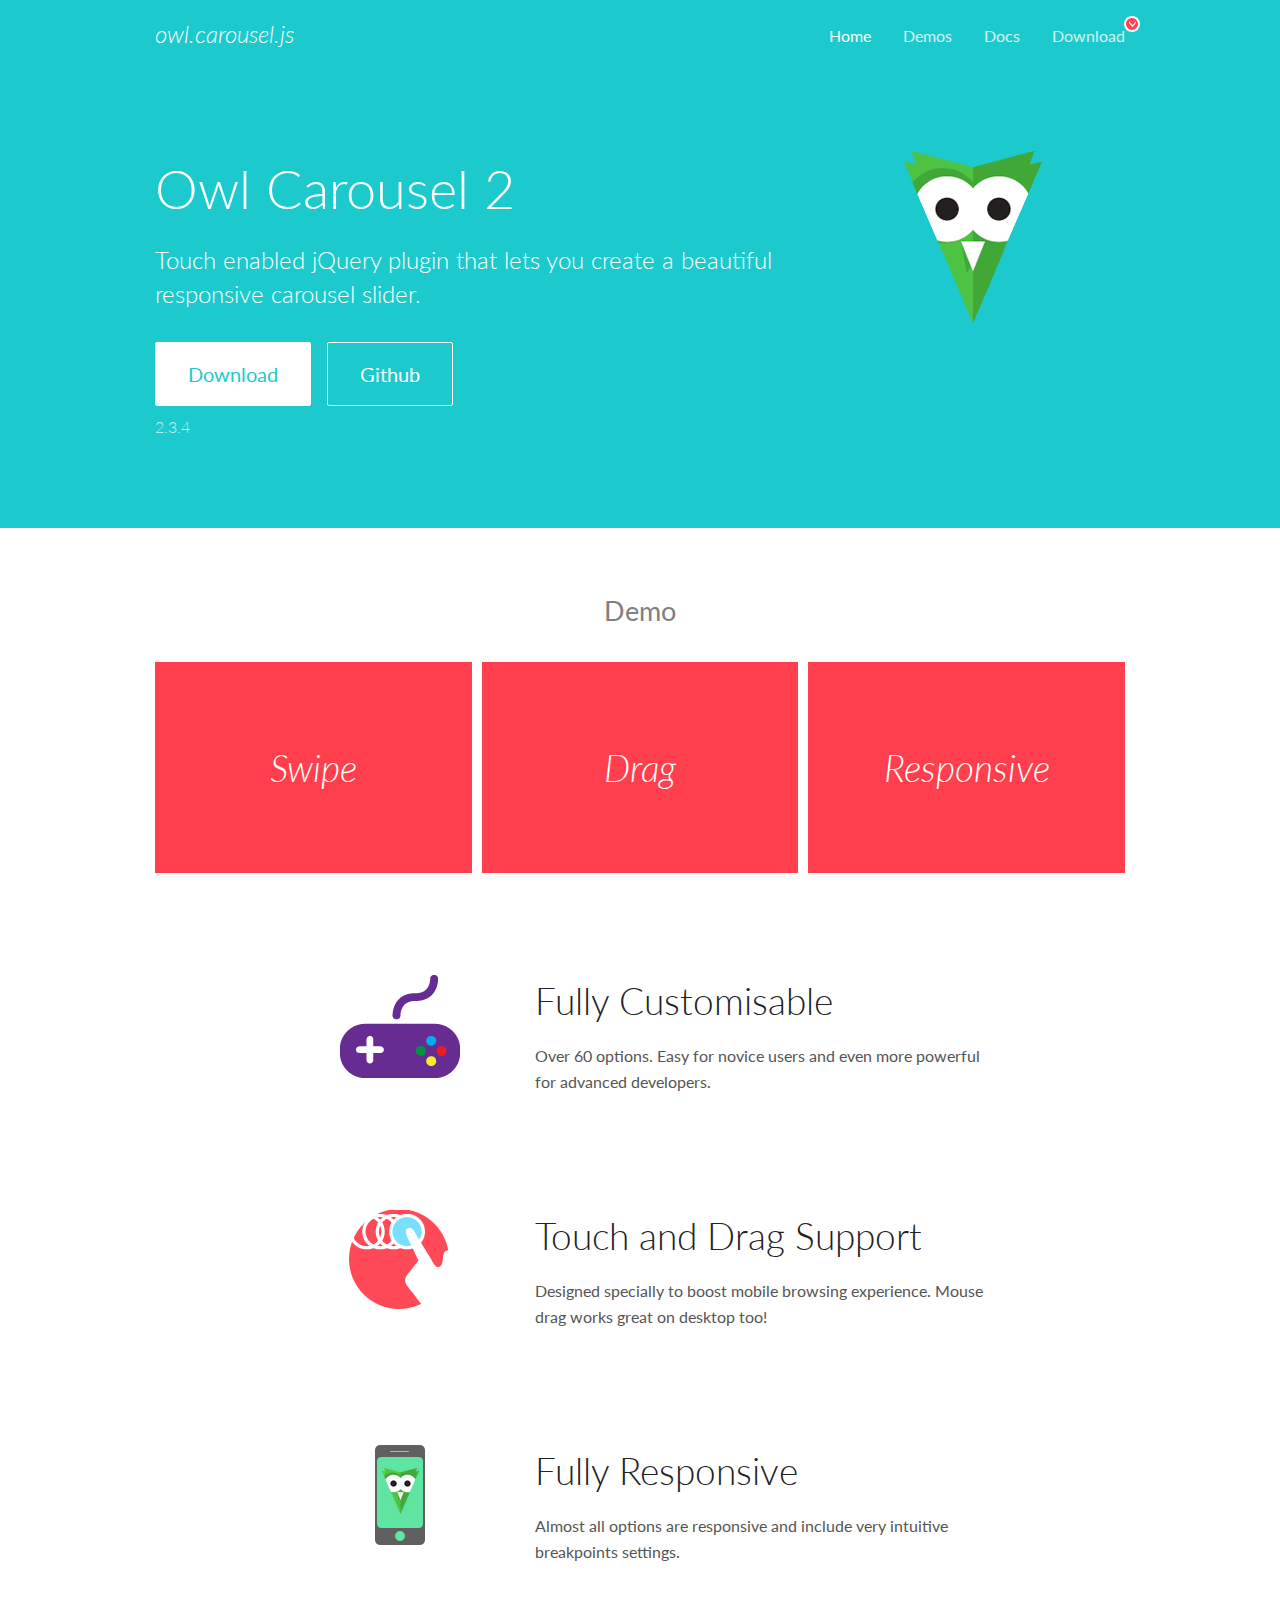
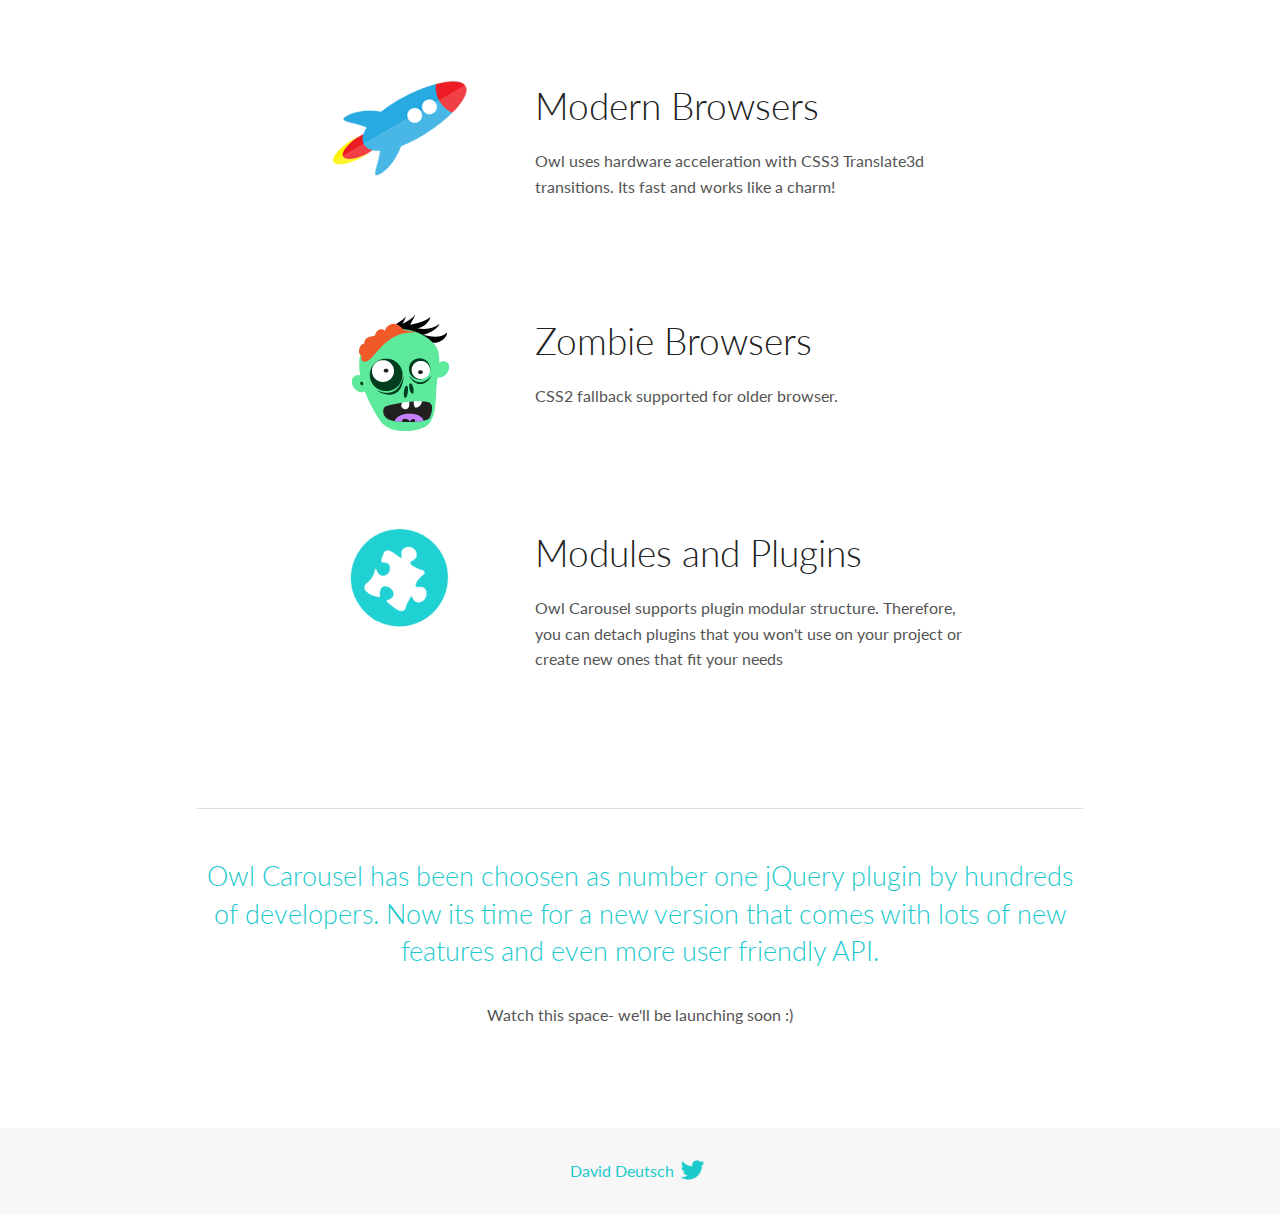
<file: Owl-carousel/docs/index.html>
<!DOCTYPE html>
<html lang="en">
  <head>

    <!-- head -->
    <meta charset="utf-8">
    <meta name="msapplication-tap-highlight" content="no" />
    <meta name="viewport" content="width=device-width, initial-scale=1.0" />
    <meta name="description" content="Touch enabled jQuery plugin that lets you create beautiful responsive carousel slider.">
    <meta name="author" content="David Deutsch">
    <title>
      Home | Owl Carousel | 2.3.4
    </title>

    <!-- Stylesheets -->
    <link href='https://fonts.googleapis.com/css?family=Lato:300,400,700,400italic,300italic' rel='stylesheet' type='text/css'>
    <link rel="stylesheet" href="assets/css/docs.theme.min.css">

    <!-- Owl Stylesheets -->
    <link rel="stylesheet" href="assets/owlcarousel/assets/owl.carousel.min.css">
    <link rel="stylesheet" href="assets/owlcarousel/assets/owl.theme.default.min.css">

    <!-- HTML5 shim and Respond.js IE8 support of HTML5 elements and media queries -->

    <!--[if lt IE 9]>
      <script src="https://oss.maxcdn.com/libs/html5shiv/3.7.0/html5shiv.js"></script>
      <script src="https://oss.maxcdn.com/libs/respond.js/1.3.0/respond.min.js"></script>
    <![endif]-->

    <!-- Favicons -->
    <link rel="apple-touch-icon-precomposed" sizes="144x144" href="assets/ico/apple-touch-icon-144-precomposed.png">
    <link rel="shortcut icon" href="assets/ico/favicon.png">
    <link rel="shortcut icon" href="favicon.ico">

    <!-- Yeah i know js should not be in header. Its required for demos.-->

    <!-- javascript -->
    <script src="assets/vendors/jquery.min.js"></script>
    <script src="assets/owlcarousel/owl.carousel.js"></script>
  </head>
  <body>

    <!-- header -->
    <header class="header">
      <div class="row">
        <div class="large-12 columns">
          <div class="brand left">
            <h3>
              <a href="/OwlCarousel2/">owl.carousel.js</a> 
            </h3>
          </div>
          <a id="toggle-nav" class="right">
            <span></span> <span></span> <span></span> 
          </a> 
          <div class="nav-bar">
            <ul class="clearfix">
              <li class="active">
                <a href="/OwlCarousel2/index.html">Home</a> 
              </li>
              <li> <a href="/OwlCarousel2/demos/demos.html">Demos</a>  </li>
              <li> <a href="/OwlCarousel2/docs/started-welcome.html">Docs</a>  </li>
              <li>
                <a href="https://github.com/OwlCarousel2/OwlCarousel2/archive/2.3.4.zip">Download</a> 
                <span class="download"></span> 
              </li>
            </ul>
          </div>
        </div>
      </div>
    </header>

    <!-- home panel -->
    <section id="hero">
      <div class="row">
        <div class="large-8 medium-8 columns">
          <h1>Owl Carousel 2</h1>
          <h4>Touch enabled jQuery plugin that lets you create a beautiful responsive carousel slider.</h4>
          <a href="https://github.com/OwlCarousel2/OwlCarousel2/archive/2.3.4.zip" class="hero-button">Download</a> 
          <a href="https://github.com/OwlCarousel2/OwlCarousel2" class="hero-button outline">Github</a> 
          <p>2.3.4</p>
        </div>
        <div class="large-4 medium-4 columns">
          <img class="owl-logo" src="assets/img/owl-logo.png" alt="mr. Owl">
        </div>
      </div>
    </section>

    <!-- body -->
    <div class="home-demo">
      <div class="row">
        <div class="large-12 columns">
          <h3>Demo</h3>
          <div class="owl-carousel">
            <div class="item">
              <h2>Swipe</h2>
            </div>
            <div class="item">
              <h2>Drag</h2>
            </div>
            <div class="item">
              <h2>Responsive</h2>
            </div>
            <div class="item">
              <h2>CSS3</h2>
            </div>
            <div class="item">
              <h2>Fast</h2>
            </div>
            <div class="item">
              <h2>Easy</h2>
            </div>
            <div class="item">
              <h2>Free</h2>
            </div>
            <div class="item">
              <h2>Upgradable</h2>
            </div>
            <div class="item">
              <h2>Tons of options</h2>
            </div>
            <div class="item">
              <h2>Infinity</h2>
            </div>
            <div class="item">
              <h2>Auto Width</h2>
            </div>
          </div>
        </div>
      </div>
    </div>
    <script>
      var owl = $('.owl-carousel');
      owl.owlCarousel({
        margin: 10,
        loop: true,
        responsive: {
          0: {
            items: 1
          },
          600: {
            items: 2
          },
          1000: {
            items: 3
          }
        }
      })
    </script>

    <!-- features -->
    <div id="features">
      <div class="row">
        <div class="small-12 medium-9 small-centered columns">
          <section class="row feature">
            <div class="medium-4 small-12 columns">
              <img src="assets/img/feature-options.png" alt="">
            </div>
            <div class="medium-8 small-12 columns">
              <h2>Fully Customisable</h2>
              <p>Over 60 options. Easy for novice users and even more powerful for advanced developers.</p>
            </div>
          </section>
          <section class="row feature">
            <div class="medium-4 small-12 columns">
              <img src="assets/img/feature-drag.png" alt="">
            </div>
            <div class="medium-8 small-12 columns">
              <h2>Touch and Drag Support</h2>
              <p>Designed specially to boost mobile browsing experience. Mouse drag works great on desktop too!</p>
            </div>
          </section>
          <section class="row feature">
            <div class="medium-4 small-12 columns">
              <img src="assets/img/feature-responsive.png" alt="">
            </div>
            <div class="medium-8 small-12 columns">
              <h2>Fully Responsive</h2>
              <p>Almost all options are responsive and include very intuitive breakpoints settings.</p>
            </div>
          </section>
          <section class="row feature">
            <div class="medium-4 small-12 columns">
              <img src="assets/img/feature-modern.png" alt="">
            </div>
            <div class="medium-8 small-12 columns">
              <h2>Modern Browsers</h2>
              <p>Owl uses hardware acceleration with CSS3 Translate3d transitions. Its fast and works like a charm! </p>
            </div>
          </section>
          <section class="row feature">
            <div class="medium-4 small-12 columns">
              <img src="assets/img/feature-zombie.png" alt="">
            </div>
            <div class="medium-8 small-12 columns">
              <h2>Zombie Browsers</h2>
              <p>CSS2 fallback supported for older browser.</p>
            </div>
          </section>
          <section class="row feature">
            <div class="medium-4 small-12 columns">
              <img src="assets/img/feature-module.png" alt="">
            </div>
            <div class="medium-8 small-12 columns">
              <h2>Modules and Plugins</h2>
              <p>Owl Carousel supports plugin modular structure. Therefore, you can detach plugins that you won&#x27;t use on your project or create new ones that fit your needs</p>
            </div>
          </section>
        </div>
      </div>
    </div>

    <!-- footer -->
    <section id="teaser-text">
      <div class="row">
        <div class="small-12 medium-11 small-centered columns">
          <hr>
          <h3 id="owl-carousel-has-been-choosen-as-number-one-jquery-plugin-by-hundreds-of-developers-now-its-time-for-a-new-version-that-comes-with-lots-of-new-features-and-even-more-user-friendly-api-">Owl Carousel has been choosen as number one jQuery plugin by hundreds of developers. Now its time for a new version that comes with lots of new features and even more user friendly API.</h3>
          <p>Watch this space- we&#39;ll be launching soon :)</p>
        </div>
      </div>
    </section>

    <!-- footer -->
    <footer class="footer">
      <div class="row">
        <div class="large-12 columns">
          <h5>
            <a href="/OwlCarousel2/docs/support-contact.html">David Deutsch</a> 
            <a id="custom-tweet-button" href="https://twitter.com/share?url=https://github.com/OwlCarousel2/OwlCarousel2&text=Owl Carousel - This is so awesome! " target="_blank"></a> 
          </h5>
        </div>
      </div>
    </footer>

    <!-- vendors -->
    <script src="assets/vendors/highlight.js"></script>
    <script src="assets/js/app.js"></script>
  </body>
</html>
</file>
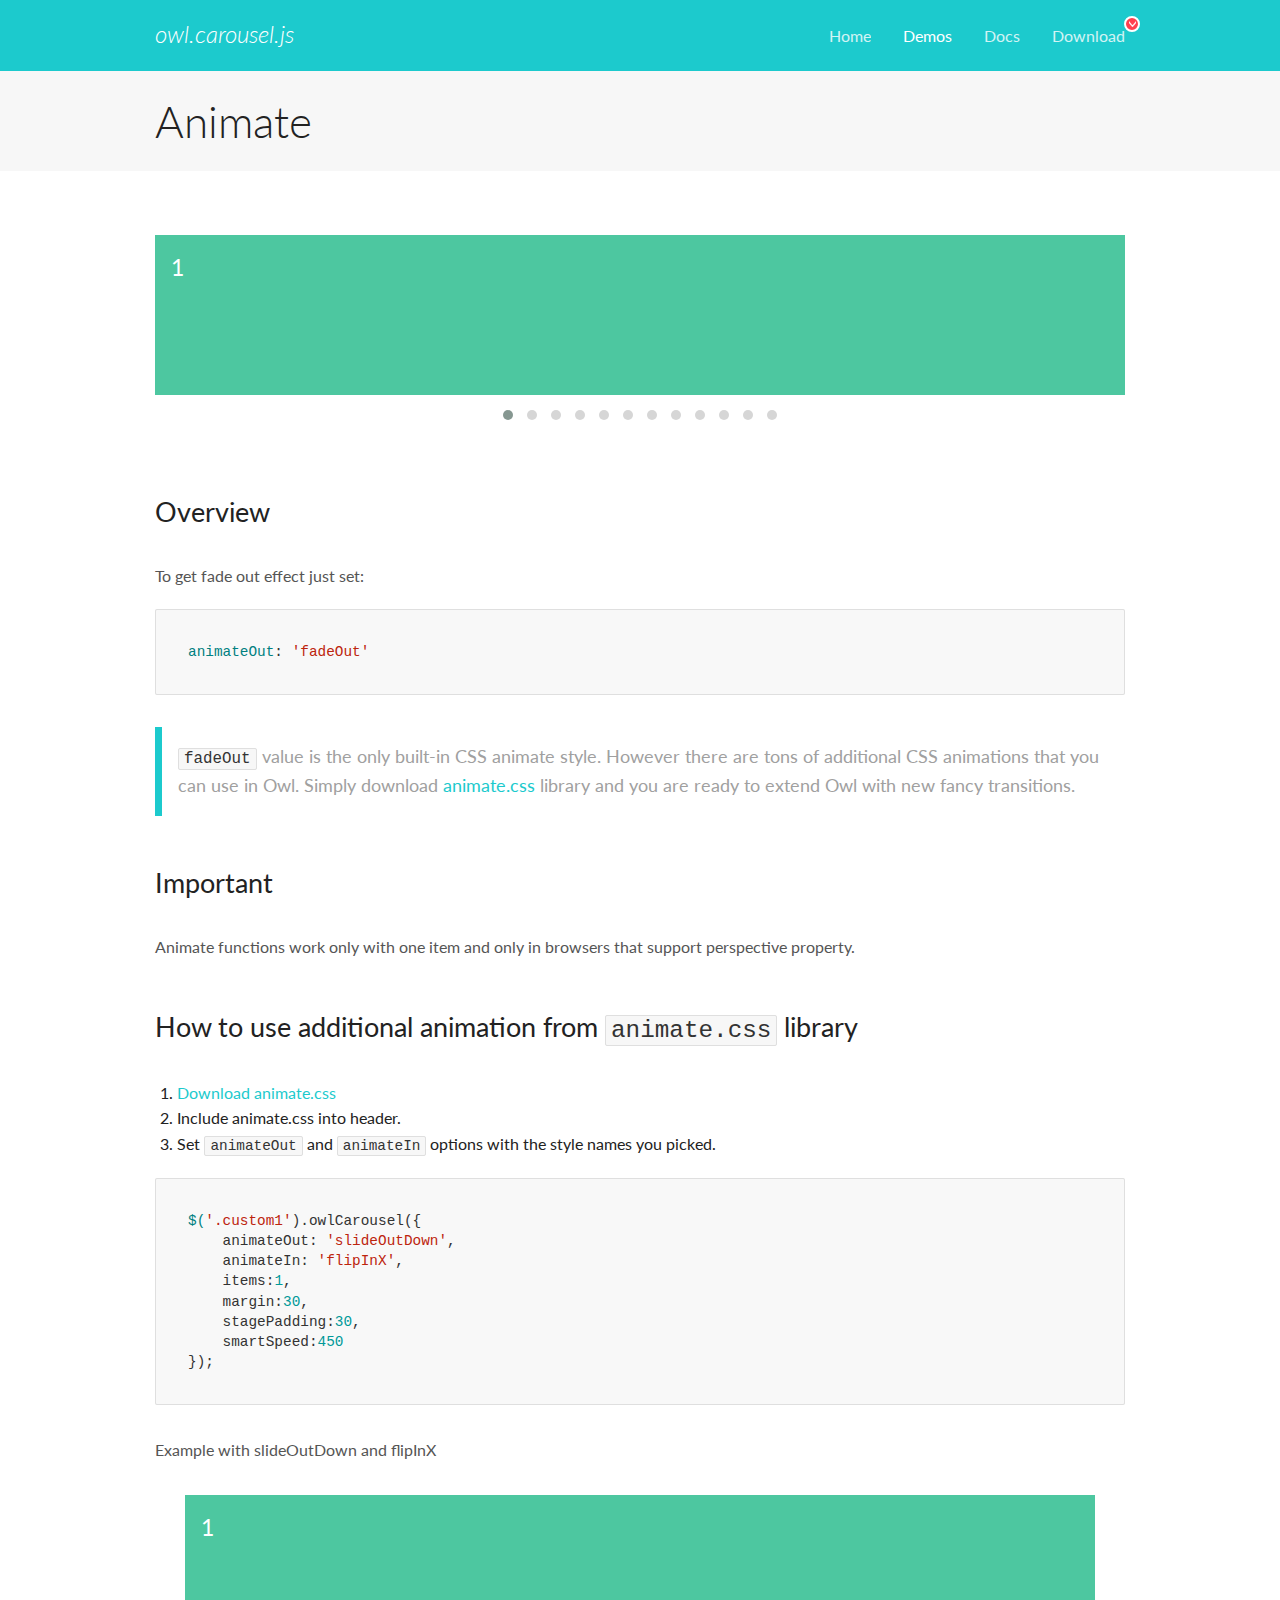
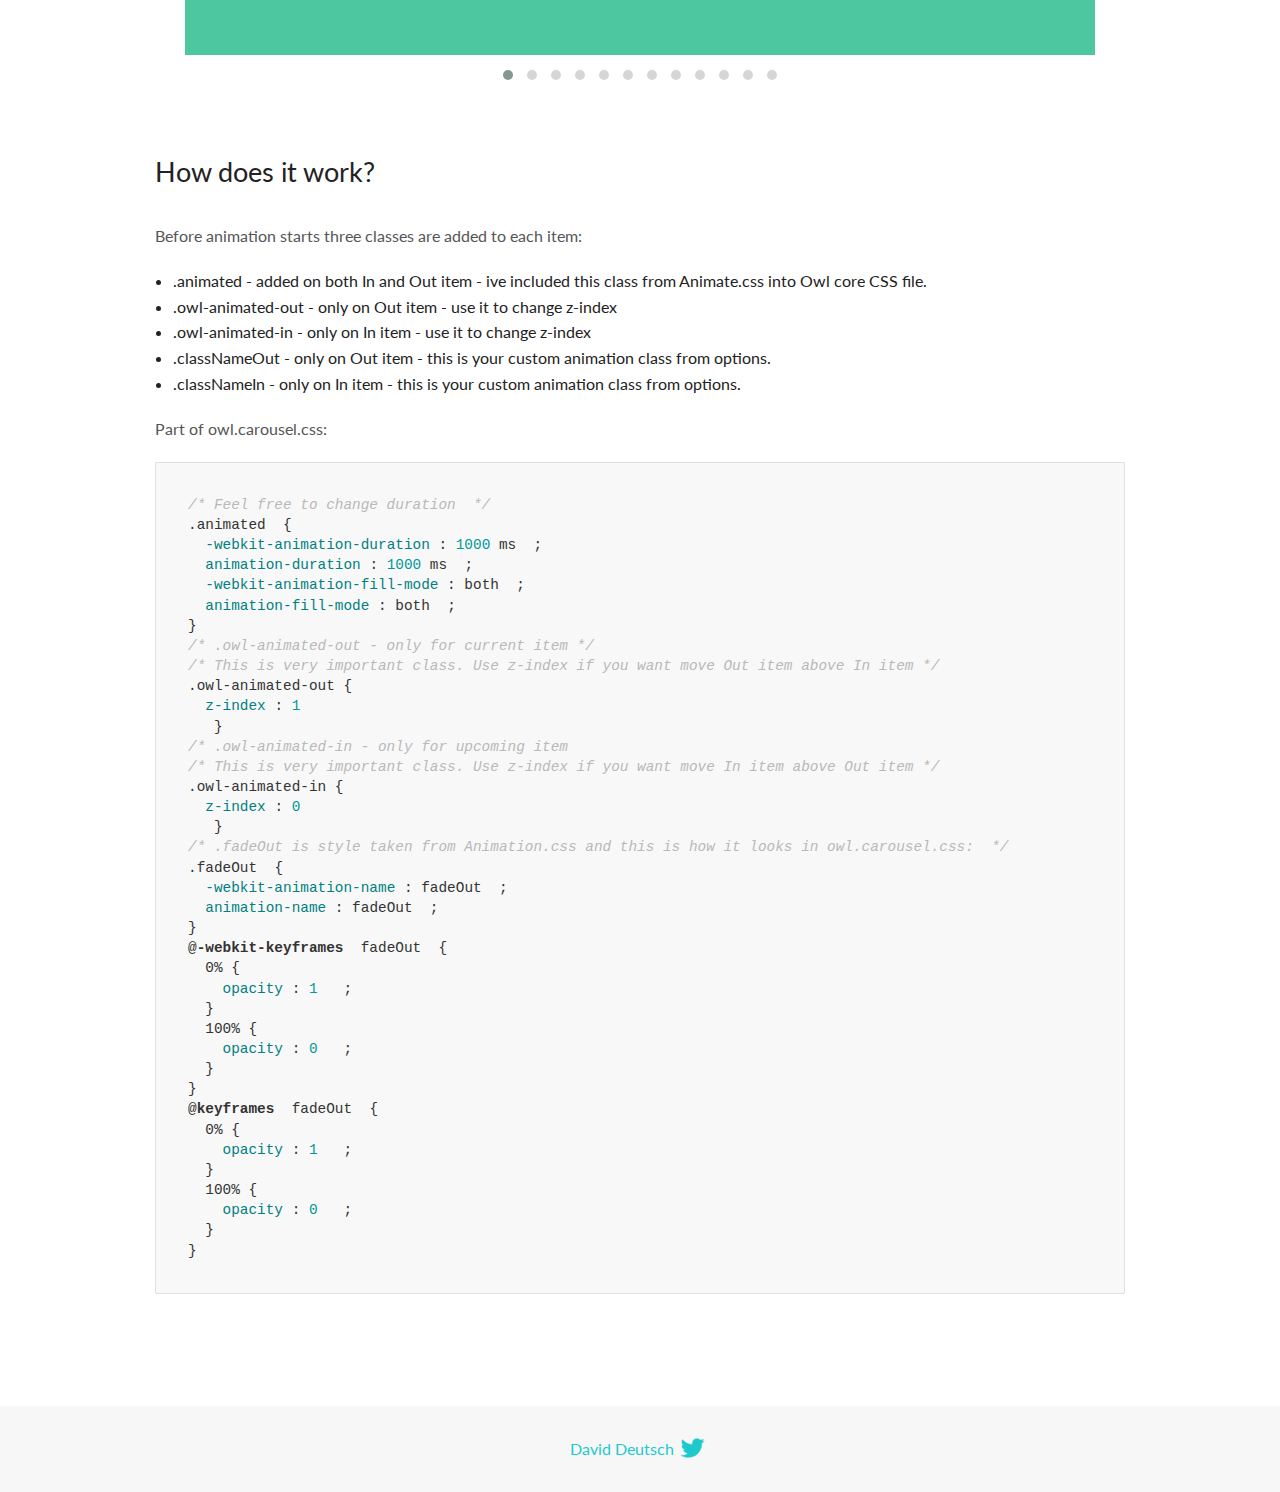
<file: Owl-carousel/docs/demos/animate.html>
<!DOCTYPE html>
<html lang="en">
  <head>

    <!-- head -->
    <meta charset="utf-8">
    <meta name="msapplication-tap-highlight" content="no" />
    <meta name="viewport" content="width=device-width, initial-scale=1.0" />
    <meta name="description" content="Animate carousel">
    <meta name="author" content="David Deutsch">
    <title>
      Animate Demo | Owl Carousel | 2.3.4
    </title>

    <!-- Stylesheets -->
    <link href='https://fonts.googleapis.com/css?family=Lato:300,400,700,400italic,300italic' rel='stylesheet' type='text/css'>
    <link rel="stylesheet" href="../assets/css/docs.theme.min.css">

    <!-- Owl Stylesheets -->
    <link rel="stylesheet" href="../assets/owlcarousel/assets/owl.carousel.min.css">
    <link rel="stylesheet" href="../assets/owlcarousel/assets/owl.theme.default.min.css">

    <!-- HTML5 shim and Respond.js IE8 support of HTML5 elements and media queries -->

    <!--[if lt IE 9]>
      <script src="https://oss.maxcdn.com/libs/html5shiv/3.7.0/html5shiv.js"></script>
      <script src="https://oss.maxcdn.com/libs/respond.js/1.3.0/respond.min.js"></script>
    <![endif]-->

    <!-- Favicons -->
    <link rel="apple-touch-icon-precomposed" sizes="144x144" href="../assets/ico/apple-touch-icon-144-precomposed.png">
    <link rel="shortcut icon" href="../assets/ico/favicon.png">
    <link rel="shortcut icon" href="favicon.ico">

    <!-- Yeah i know js should not be in header. Its required for demos.-->

    <!-- javascript -->
    <script src="../assets/vendors/jquery.min.js"></script>
    <script src="../assets/owlcarousel/owl.carousel.js"></script>
  </head>
  <body>

    <!-- header -->
    <header class="header">
      <div class="row">
        <div class="large-12 columns">
          <div class="brand left">
            <h3>
              <a href="/OwlCarousel2/">owl.carousel.js</a> 
            </h3>
          </div>
          <a id="toggle-nav" class="right">
            <span></span> <span></span> <span></span> 
          </a> 
          <div class="nav-bar">
            <ul class="clearfix">
              <li> <a href="/OwlCarousel2/index.html">Home</a>  </li>
              <li class="active">
                <a href="/OwlCarousel2/demos/demos.html">Demos</a> 
              </li>
              <li> <a href="/OwlCarousel2/docs/started-welcome.html">Docs</a>  </li>
              <li>
                <a href="https://github.com/OwlCarousel2/OwlCarousel2/archive/2.3.4.zip">Download</a> 
                <span class="download"></span> 
              </li>
            </ul>
          </div>
        </div>
      </div>
    </header>

    <!-- title -->
    <section class="title">
      <div class="row">
        <div class="large-12 columns">
          <h1>Animate</h1>
        </div>
      </div>
    </section>

    <!--  Demos -->
    <section id="demos">
      <div class="row">
        <div class="large-12 columns">
          <div class="fadeOut owl-carousel owl-theme">
            <div class="item">
              <h4>1</h4>
            </div>
            <div class="item">
              <h4>2</h4>
            </div>
            <div class="item">
              <h4>3</h4>
            </div>
            <div class="item">
              <h4>4</h4>
            </div>
            <div class="item">
              <h4>5</h4>
            </div>
            <div class="item">
              <h4>6</h4>
            </div>
            <div class="item">
              <h4>7</h4>
            </div>
            <div class="item">
              <h4>8</h4>
            </div>
            <div class="item">
              <h4>9</h4>
            </div>
            <div class="item">
              <h4>10</h4>
            </div>
            <div class="item">
              <h4>11</h4>
            </div>
            <div class="item">
              <h4>12</h4>
            </div>
          </div>
          <h3 id="overview">Overview</h3>
          <p>To get fade out effect just set:</p>
          <pre><code>animateOut: &#39;fadeOut&#39;</code></pre>
          <blockquote>
            <p><code>fadeOut</code> value is the only built-in CSS animate style. However there are tons of additional CSS animations that you can use in Owl. Simply download
              <a href="https://daneden.github.io/animate.css/">animate.css</a>  library and you are ready to extend Owl with new fancy transitions.</p>
          </blockquote>
          <h3 id="important">Important</h3>
          <p>Animate functions work only with one item and only in browsers that support perspective property.</p>
          <h3 id="how-to-use-additional-animation-from-animate-css-library">How to use additional animation from <code>animate.css</code> library</h3>
          <ol>
            <li> <a href="https://daneden.github.io/animate.css/">Download animate.css</a>  </li>
            <li>Include animate.css into header.</li>
            <li>Set <code>animateOut</code> and <code>animateIn</code> options with the style names you picked.</li>
          </ol>
          <pre><code>$(&#39;.custom1&#39;).owlCarousel({
    animateOut: &#39;slideOutDown&#39;,
    animateIn: &#39;flipInX&#39;,
    items:1,
    margin:30,
    stagePadding:30,
    smartSpeed:450
});</code></pre>
          <p>Example with slideOutDown and flipInX</p>
          <div class="custom1 owl-carousel owl-theme">
            <div class="item">
              <h4>1</h4>
            </div>
            <div class="item">
              <h4>2</h4>
            </div>
            <div class="item">
              <h4>3</h4>
            </div>
            <div class="item">
              <h4>4</h4>
            </div>
            <div class="item">
              <h4>5</h4>
            </div>
            <div class="item">
              <h4>6</h4>
            </div>
            <div class="item">
              <h4>7</h4>
            </div>
            <div class="item">
              <h4>8</h4>
            </div>
            <div class="item">
              <h4>9</h4>
            </div>
            <div class="item">
              <h4>10</h4>
            </div>
            <div class="item">
              <h4>11</h4>
            </div>
            <div class="item">
              <h4>12</h4>
            </div>
          </div>
          <h3 id="how-does-it-work-">How does it work?</h3>
          <p>Before animation starts three classes are added to each item:</p>
          <ul>
            <li>.animated - added on both In and Out item - ive included this class from Animate.css into Owl core CSS file.</li>
            <li>.owl-animated-out - only on Out item - use it to change z-index</li>
            <li>.owl-animated-in - only on In item - use it to change z-index</li>
            <li>.classNameOut - only on Out item - this is your custom animation class from options.</li>
            <li>.classNameIn - only on In item - this is your custom animation class from options.</li>
          </ul>
          <p>Part of owl.carousel.css:</p>
          <pre><code class="language-css"><span class="comment">/* Feel free to change duration  */</span> 
<span class="class">.animated</span>  <span class="rules">{
  <span class="rule"><span class="attribute">-webkit-animation-duration</span> :<span class="value"> <span class="number">1000</span> ms</span> </span> ;
  <span class="rule"><span class="attribute">animation-duration</span> :<span class="value"> <span class="number">1000</span> ms</span> </span> ;
  <span class="rule"><span class="attribute">-webkit-animation-fill-mode</span> :<span class="value"> both</span> </span> ;
  <span class="rule"><span class="attribute">animation-fill-mode</span> :<span class="value"> both</span> </span> ;
<span class="rule">}</span> </span> 
<span class="comment">/* .owl-animated-out - only for current item */</span> 
<span class="comment">/* This is very important class. Use z-index if you want move Out item above In item */</span> 
<span class="class">.owl-animated-out</span> <span class="rules">{
  <span class="rule"><span class="attribute">z-index</span> :<span class="value"> <span class="number">1</span> 
</span> </span> </span> }
<span class="comment">/* .owl-animated-in - only for upcoming item
/* This is very important class. Use z-index if you want move In item above Out item */</span> 
<span class="class">.owl-animated-in</span> <span class="rules">{
  <span class="rule"><span class="attribute">z-index</span> :<span class="value"> <span class="number">0</span> 
</span> </span> </span> }
<span class="comment">/* .fadeOut is style taken from Animation.css and this is how it looks in owl.carousel.css:  */</span> 
<span class="class">.fadeOut</span>  <span class="rules">{
  <span class="rule"><span class="attribute">-webkit-animation-name</span> :<span class="value"> fadeOut</span> </span> ;
  <span class="rule"><span class="attribute">animation-name</span> :<span class="value"> fadeOut</span> </span> ;
<span class="rule">}</span> </span> 
<span class="at_rule">@<span class="keyword">-webkit-keyframes</span>  fadeOut </span> {
  0% <span class="rules">{
    <span class="rule"><span class="attribute">opacity</span> :<span class="value"> <span class="number">1</span> </span> </span> ;
  <span class="rule">}</span> </span> 
  100% <span class="rules">{
    <span class="rule"><span class="attribute">opacity</span> :<span class="value"> <span class="number">0</span> </span> </span> ;
  <span class="rule">}</span> </span> 
}
<span class="at_rule">@<span class="keyword">keyframes</span>  fadeOut </span> {
  0% <span class="rules">{
    <span class="rule"><span class="attribute">opacity</span> :<span class="value"> <span class="number">1</span> </span> </span> ;
  <span class="rule">}</span> </span> 
  100% <span class="rules">{
    <span class="rule"><span class="attribute">opacity</span> :<span class="value"> <span class="number">0</span> </span> </span> ;
  <span class="rule">}</span> </span> 
}</code></pre>
          <link rel="stylesheet" href="../assets/css/animate.css">
          <script>
            jQuery(document).ready(function($) {
              $('.fadeOut').owlCarousel({
                items: 1,
                animateOut: 'fadeOut',
                loop: true,
                margin: 10,
              });
              $('.custom1').owlCarousel({
                animateOut: 'slideOutDown',
                animateIn: 'flipInX',
                items: 1,
                margin: 30,
                stagePadding: 30,
                smartSpeed: 450
              });
            });
          </script>
        </div>
      </div>
    </section>

    <!-- footer -->
    <footer class="footer">
      <div class="row">
        <div class="large-12 columns">
          <h5>
            <a href="/OwlCarousel2/docs/support-contact.html">David Deutsch</a> 
            <a id="custom-tweet-button" href="https://twitter.com/share?url=https://github.com/OwlCarousel2/OwlCarousel2&text=Owl Carousel - This is so awesome! " target="_blank"></a> 
          </h5>
        </div>
      </div>
    </footer>

    <!-- vendors -->
    <script src="../assets/vendors/highlight.js"></script>
    <script src="../assets/js/app.js"></script>
  </body>
</html>
</file>
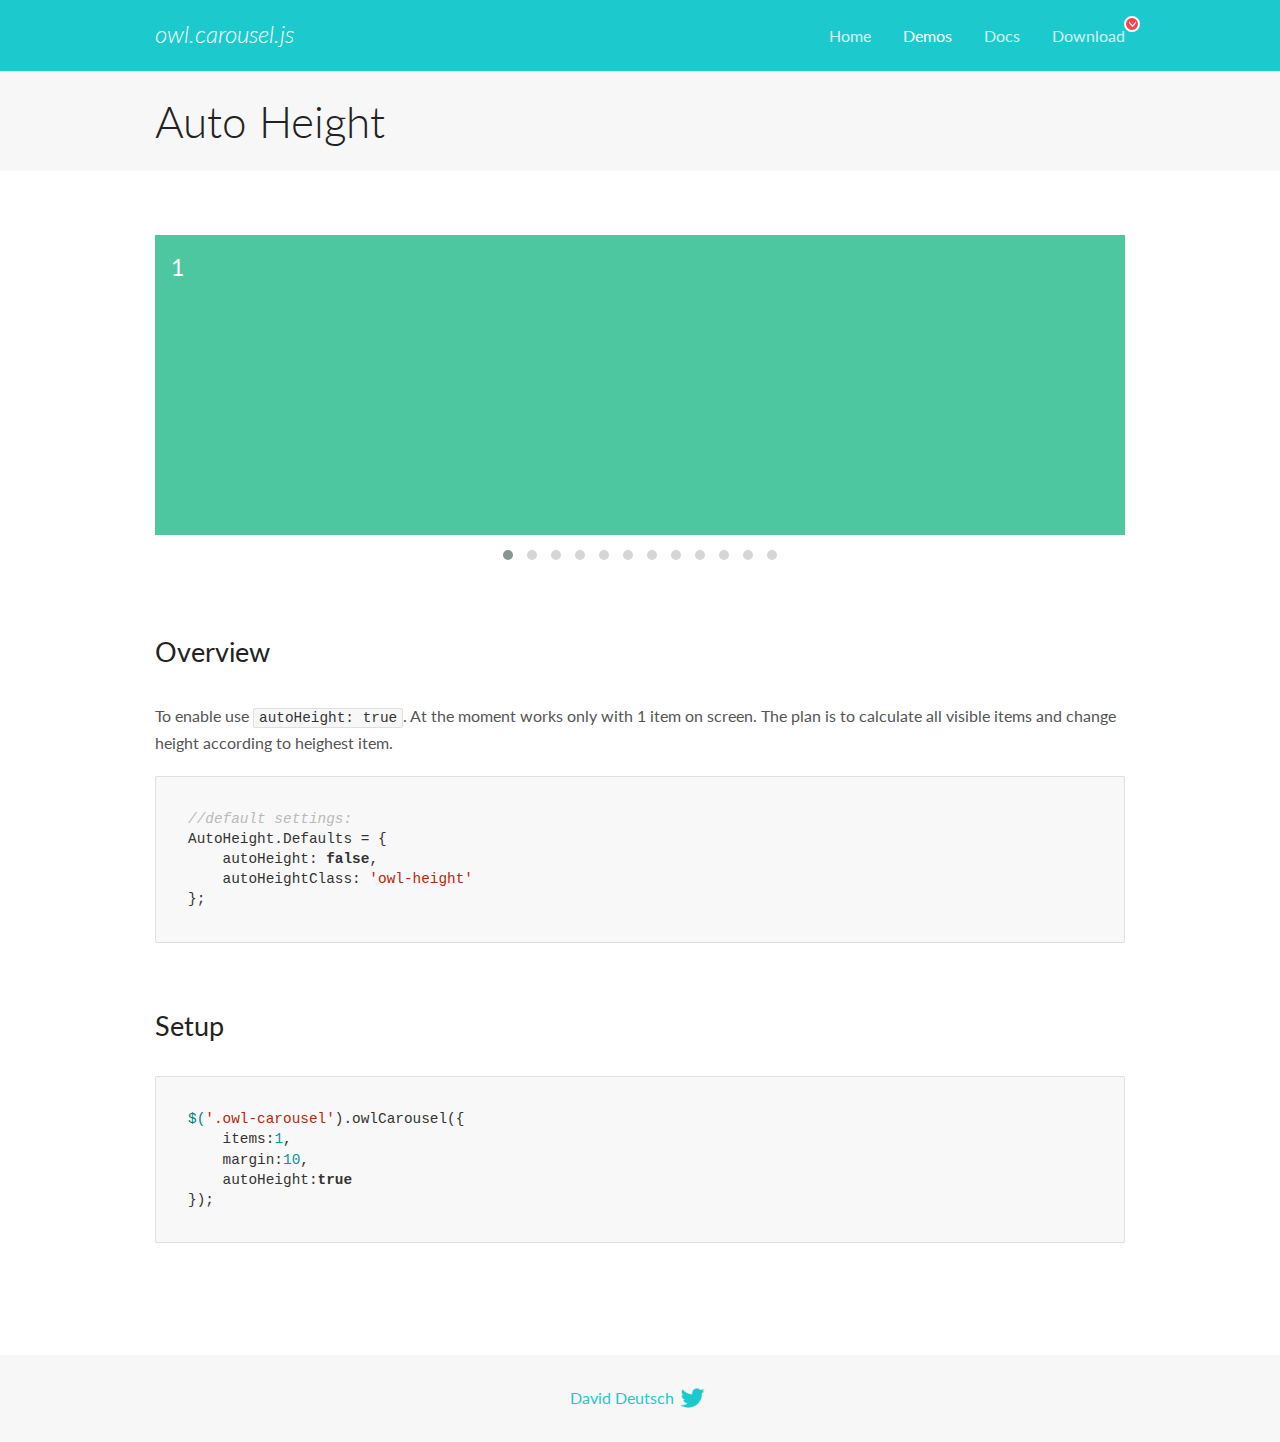
<file: Owl-carousel/docs/demos/autoheight.html>
<!DOCTYPE html>
<html lang="en">
  <head>

    <!-- head -->
    <meta charset="utf-8">
    <meta name="msapplication-tap-highlight" content="no" />
    <meta name="viewport" content="width=device-width, initial-scale=1.0" />
    <meta name="description" content="autoHeight usage demo">
    <meta name="author" content="David Deutsch">
    <title>
      Auto Height Demo | Owl Carousel | 2.3.4
    </title>

    <!-- Stylesheets -->
    <link href='https://fonts.googleapis.com/css?family=Lato:300,400,700,400italic,300italic' rel='stylesheet' type='text/css'>
    <link rel="stylesheet" href="../assets/css/docs.theme.min.css">

    <!-- Owl Stylesheets -->
    <link rel="stylesheet" href="../assets/owlcarousel/assets/owl.carousel.min.css">
    <link rel="stylesheet" href="../assets/owlcarousel/assets/owl.theme.default.min.css">

    <!-- HTML5 shim and Respond.js IE8 support of HTML5 elements and media queries -->

    <!--[if lt IE 9]>
      <script src="https://oss.maxcdn.com/libs/html5shiv/3.7.0/html5shiv.js"></script>
      <script src="https://oss.maxcdn.com/libs/respond.js/1.3.0/respond.min.js"></script>
    <![endif]-->

    <!-- Favicons -->
    <link rel="apple-touch-icon-precomposed" sizes="144x144" href="../assets/ico/apple-touch-icon-144-precomposed.png">
    <link rel="shortcut icon" href="../assets/ico/favicon.png">
    <link rel="shortcut icon" href="favicon.ico">

    <!-- Yeah i know js should not be in header. Its required for demos.-->

    <!-- javascript -->
    <script src="../assets/vendors/jquery.min.js"></script>
    <script src="../assets/owlcarousel/owl.carousel.js"></script>
  </head>
  <body>

    <!-- header -->
    <header class="header">
      <div class="row">
        <div class="large-12 columns">
          <div class="brand left">
            <h3>
              <a href="/OwlCarousel2/">owl.carousel.js</a> 
            </h3>
          </div>
          <a id="toggle-nav" class="right">
            <span></span> <span></span> <span></span> 
          </a> 
          <div class="nav-bar">
            <ul class="clearfix">
              <li> <a href="/OwlCarousel2/index.html">Home</a>  </li>
              <li class="active">
                <a href="/OwlCarousel2/demos/demos.html">Demos</a> 
              </li>
              <li> <a href="/OwlCarousel2/docs/started-welcome.html">Docs</a>  </li>
              <li>
                <a href="https://github.com/OwlCarousel2/OwlCarousel2/archive/2.3.4.zip">Download</a> 
                <span class="download"></span> 
              </li>
            </ul>
          </div>
        </div>
      </div>
    </header>

    <!-- title -->
    <section class="title">
      <div class="row">
        <div class="large-12 columns">
          <h1>Auto Height</h1>
        </div>
      </div>
    </section>

    <!--  Demos -->
    <section id="demos">
      <div class="row">
        <div class="large-12 columns">
          <div class="owl-carousel owl-theme">
            <div class="item" style="height:300px">
              <h4>1</h4>
            </div>
            <div class="item" style="height:100px">
              <h4>2</h4>
            </div>
            <div class="item" style="height:500px">
              <h4>3</h4>
            </div>
            <div class="item" style="height:250px">
              <h4>4</h4>
            </div>
            <div class="item" style="height:400px">
              <h4>5</h4>
            </div>
            <div class="item" style="height:500px">
              <h4>6</h4>
            </div>
            <div class="item" style="height:600px">
              <h4>7</h4>
            </div>
            <div class="item" style="height:400px">
              <h4>8</h4>
            </div>
            <div class="item" style="height:300px">
              <h4>9</h4>
            </div>
            <div class="item" style="height:350px">
              <h4>10</h4>
            </div>
            <div class="item" style="height:200px">
              <h4>11</h4>
            </div>
            <div class="item" style="height:150px">
              <h4>12</h4>
            </div>
          </div>
          <h3 id="overview">Overview</h3>
          <p>To enable use <code>autoHeight: true</code>. At the moment works only with 1 item on screen. The plan is to calculate all visible items and change height according to heighest item.</p>
          <pre><code>//default settings:
AutoHeight.Defaults = {
    autoHeight: false,
    autoHeightClass: &#39;owl-height&#39;
};</code></pre>
          <h3 id="setup">Setup</h3>
          <pre><code>$(&#39;.owl-carousel&#39;).owlCarousel({
    items:1,
    margin:10,
    autoHeight:true
});</code></pre>
          <script>
            $(document).ready(function() {
              $('.owl-carousel').owlCarousel({
                items: 1,
                margin: 10,
                autoHeight: true
              });
            })
          </script>
        </div>
      </div>
    </section>

    <!-- footer -->
    <footer class="footer">
      <div class="row">
        <div class="large-12 columns">
          <h5>
            <a href="/OwlCarousel2/docs/support-contact.html">David Deutsch</a> 
            <a id="custom-tweet-button" href="https://twitter.com/share?url=https://github.com/OwlCarousel2/OwlCarousel2&text=Owl Carousel - This is so awesome! " target="_blank"></a> 
          </h5>
        </div>
      </div>
    </footer>

    <!-- vendors -->
    <script src="../assets/vendors/highlight.js"></script>
    <script src="../assets/js/app.js"></script>
  </body>
</html>
</file>
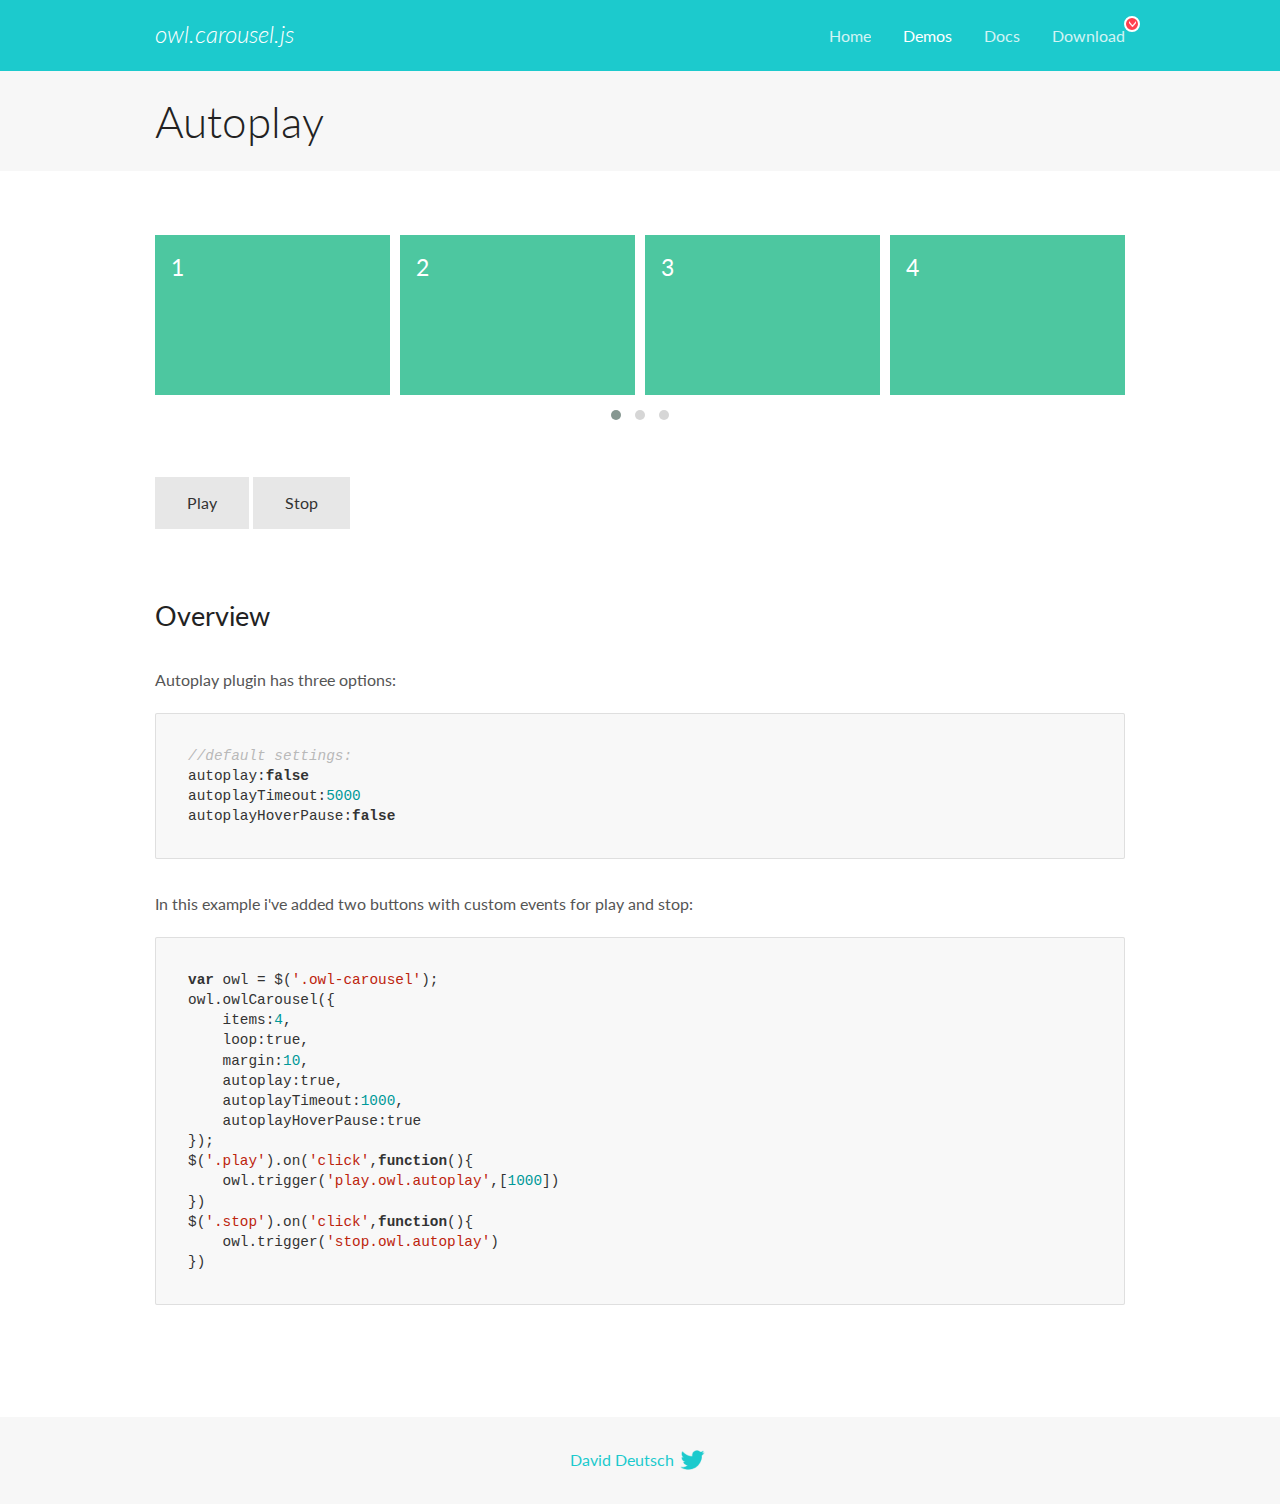
<file: Owl-carousel/docs/demos/autoplay.html>
<!DOCTYPE html>
<html lang="en">
  <head>

    <!-- head -->
    <meta charset="utf-8">
    <meta name="msapplication-tap-highlight" content="no" />
    <meta name="viewport" content="width=device-width, initial-scale=1.0" />
    <meta name="description" content="Autoplay usage demo">
    <meta name="author" content="David Deutsch">
    <title>
      Autoplay Demo | Owl Carousel | 2.3.4
    </title>

    <!-- Stylesheets -->
    <link href='https://fonts.googleapis.com/css?family=Lato:300,400,700,400italic,300italic' rel='stylesheet' type='text/css'>
    <link rel="stylesheet" href="../assets/css/docs.theme.min.css">

    <!-- Owl Stylesheets -->
    <link rel="stylesheet" href="../assets/owlcarousel/assets/owl.carousel.min.css">
    <link rel="stylesheet" href="../assets/owlcarousel/assets/owl.theme.default.min.css">

    <!-- HTML5 shim and Respond.js IE8 support of HTML5 elements and media queries -->

    <!--[if lt IE 9]>
      <script src="https://oss.maxcdn.com/libs/html5shiv/3.7.0/html5shiv.js"></script>
      <script src="https://oss.maxcdn.com/libs/respond.js/1.3.0/respond.min.js"></script>
    <![endif]-->

    <!-- Favicons -->
    <link rel="apple-touch-icon-precomposed" sizes="144x144" href="../assets/ico/apple-touch-icon-144-precomposed.png">
    <link rel="shortcut icon" href="../assets/ico/favicon.png">
    <link rel="shortcut icon" href="favicon.ico">

    <!-- Yeah i know js should not be in header. Its required for demos.-->

    <!-- javascript -->
    <script src="../assets/vendors/jquery.min.js"></script>
    <script src="../assets/owlcarousel/owl.carousel.js"></script>
  </head>
  <body>

    <!-- header -->
    <header class="header">
      <div class="row">
        <div class="large-12 columns">
          <div class="brand left">
            <h3>
              <a href="/OwlCarousel2/">owl.carousel.js</a> 
            </h3>
          </div>
          <a id="toggle-nav" class="right">
            <span></span> <span></span> <span></span> 
          </a> 
          <div class="nav-bar">
            <ul class="clearfix">
              <li> <a href="/OwlCarousel2/index.html">Home</a>  </li>
              <li class="active">
                <a href="/OwlCarousel2/demos/demos.html">Demos</a> 
              </li>
              <li> <a href="/OwlCarousel2/docs/started-welcome.html">Docs</a>  </li>
              <li>
                <a href="https://github.com/OwlCarousel2/OwlCarousel2/archive/2.3.4.zip">Download</a> 
                <span class="download"></span> 
              </li>
            </ul>
          </div>
        </div>
      </div>
    </header>

    <!-- title -->
    <section class="title">
      <div class="row">
        <div class="large-12 columns">
          <h1>Autoplay</h1>
        </div>
      </div>
    </section>

    <!--  Demos -->
    <section id="demos">
      <div class="row">
        <div class="large-12 columns">
          <div class="owl-carousel owl-theme">
            <div class="item">
              <h4>1</h4>
            </div>
            <div class="item">
              <h4>2</h4>
            </div>
            <div class="item">
              <h4>3</h4>
            </div>
            <div class="item">
              <h4>4</h4>
            </div>
            <div class="item">
              <h4>5</h4>
            </div>
            <div class="item">
              <h4>6</h4>
            </div>
            <div class="item">
              <h4>7</h4>
            </div>
            <div class="item">
              <h4>8</h4>
            </div>
            <div class="item">
              <h4>9</h4>
            </div>
            <div class="item">
              <h4>10</h4>
            </div>
            <div class="item">
              <h4>11</h4>
            </div>
            <div class="item">
              <h4>12</h4>
            </div>
          </div>
          <a class="button secondary play">Play</a> 
          <a class="button secondary stop">Stop</a> 
          <h3 id="overview">Overview</h3>
          <p>Autoplay plugin has three options:</p>
          <pre><code>//default settings:
autoplay:false
autoplayTimeout:5000
autoplayHoverPause:false</code></pre>
          <p>In this example i&#39;ve added two buttons with custom events for play and stop:</p>
          <pre><code>var owl = $(&#39;.owl-carousel&#39;);
owl.owlCarousel({
    items:4,
    loop:true,
    margin:10,
    autoplay:true,
    autoplayTimeout:1000,
    autoplayHoverPause:true
});
$(&#39;.play&#39;).on(&#39;click&#39;,function(){
    owl.trigger(&#39;play.owl.autoplay&#39;,[1000])
})
$(&#39;.stop&#39;).on(&#39;click&#39;,function(){
    owl.trigger(&#39;stop.owl.autoplay&#39;)
})</code></pre>
          <script>
            $(document).ready(function() {
              var owl = $('.owl-carousel');
              owl.owlCarousel({
                items: 4,
                loop: true,
                margin: 10,
                autoplay: true,
                autoplayTimeout: 1000,
                autoplayHoverPause: true
              });
              $('.play').on('click', function() {
                owl.trigger('play.owl.autoplay', [1000])
              })
              $('.stop').on('click', function() {
                owl.trigger('stop.owl.autoplay')
              })
            })
          </script>
        </div>
      </div>
    </section>

    <!-- footer -->
    <footer class="footer">
      <div class="row">
        <div class="large-12 columns">
          <h5>
            <a href="/OwlCarousel2/docs/support-contact.html">David Deutsch</a> 
            <a id="custom-tweet-button" href="https://twitter.com/share?url=https://github.com/OwlCarousel2/OwlCarousel2&text=Owl Carousel - This is so awesome! " target="_blank"></a> 
          </h5>
        </div>
      </div>
    </footer>

    <!-- vendors -->
    <script src="../assets/vendors/highlight.js"></script>
    <script src="../assets/js/app.js"></script>
  </body>
</html>
</file>
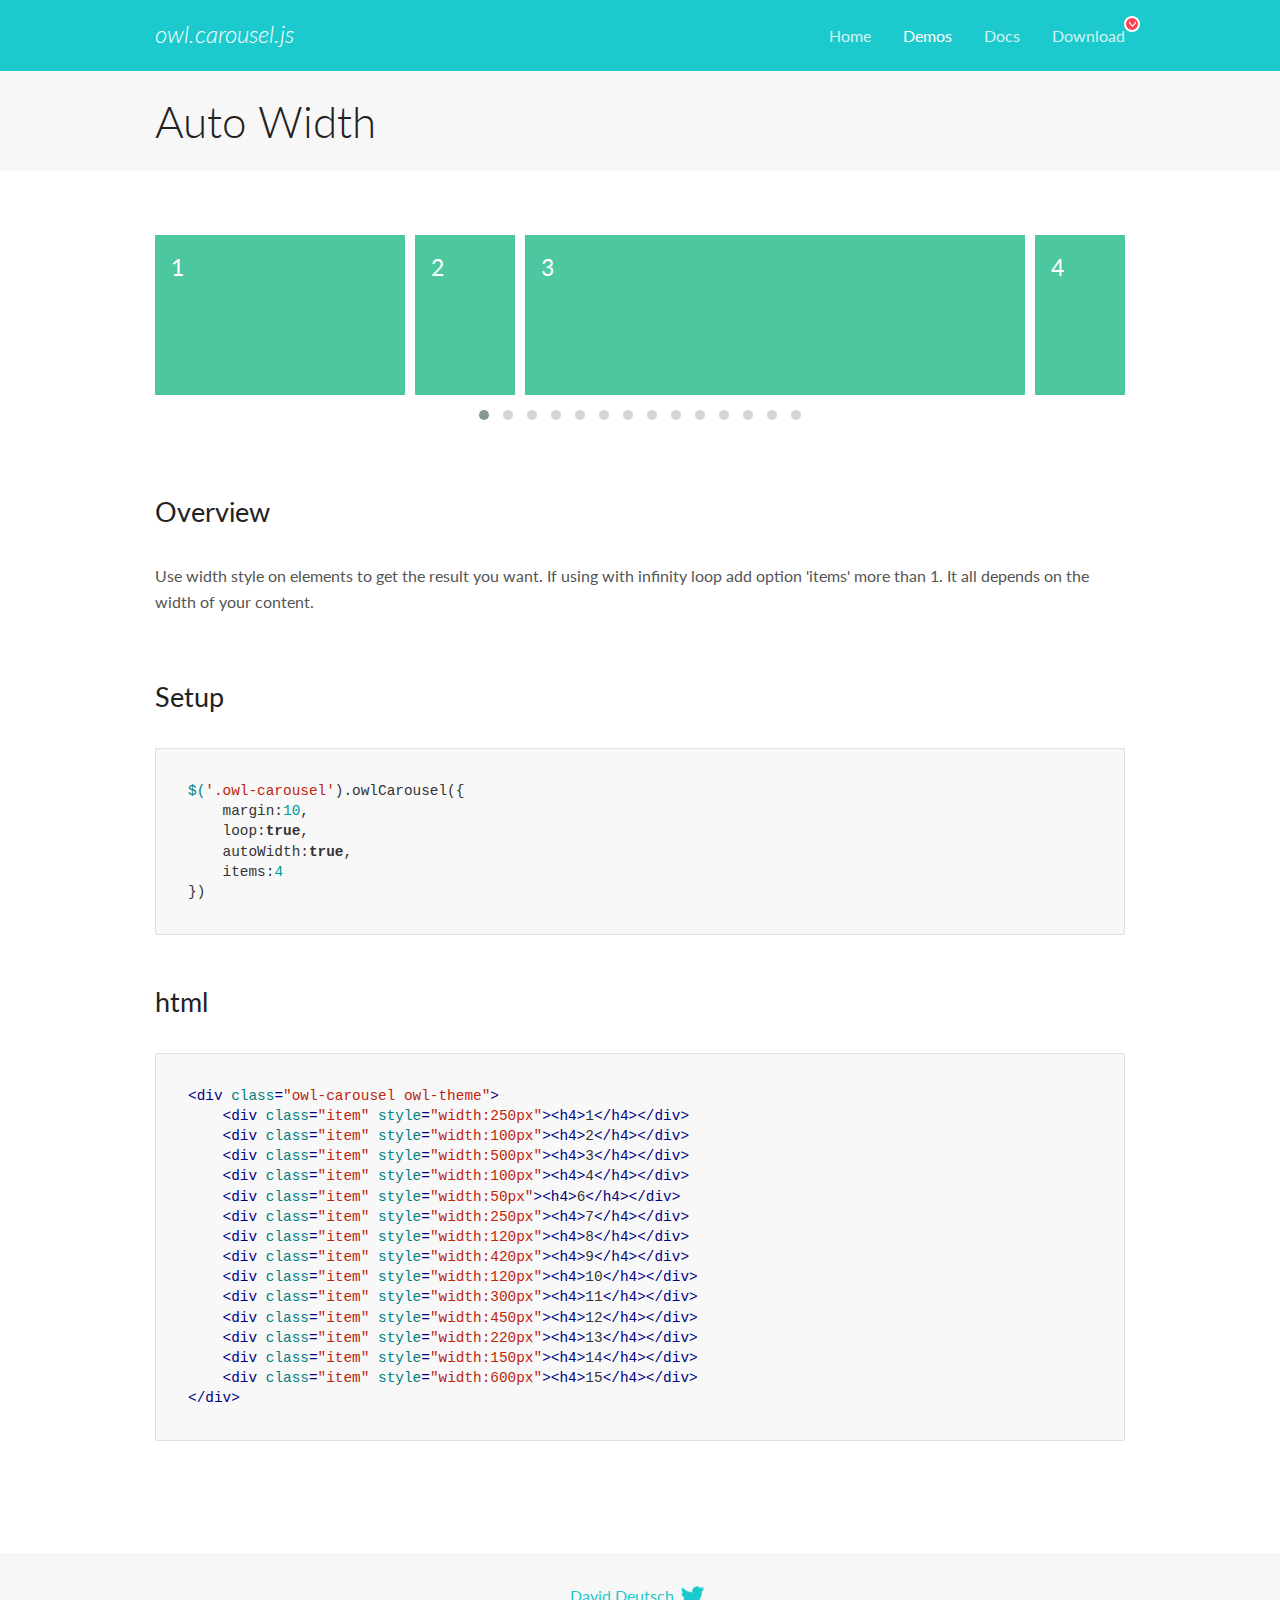
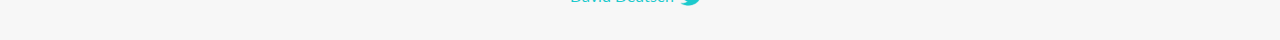
<file: Owl-carousel/docs/demos/autowidth.html>
<!DOCTYPE html>
<html lang="en">
  <head>

    <!-- head -->
    <meta charset="utf-8">
    <meta name="msapplication-tap-highlight" content="no" />
    <meta name="viewport" content="width=device-width, initial-scale=1.0" />
    <meta name="description" content="Auto Width">
    <meta name="author" content="David Deutsch">
    <title>
      Auto Width Demo | Owl Carousel | 2.3.4
    </title>

    <!-- Stylesheets -->
    <link href='https://fonts.googleapis.com/css?family=Lato:300,400,700,400italic,300italic' rel='stylesheet' type='text/css'>
    <link rel="stylesheet" href="../assets/css/docs.theme.min.css">

    <!-- Owl Stylesheets -->
    <link rel="stylesheet" href="../assets/owlcarousel/assets/owl.carousel.min.css">
    <link rel="stylesheet" href="../assets/owlcarousel/assets/owl.theme.default.min.css">

    <!-- HTML5 shim and Respond.js IE8 support of HTML5 elements and media queries -->

    <!--[if lt IE 9]>
      <script src="https://oss.maxcdn.com/libs/html5shiv/3.7.0/html5shiv.js"></script>
      <script src="https://oss.maxcdn.com/libs/respond.js/1.3.0/respond.min.js"></script>
    <![endif]-->

    <!-- Favicons -->
    <link rel="apple-touch-icon-precomposed" sizes="144x144" href="../assets/ico/apple-touch-icon-144-precomposed.png">
    <link rel="shortcut icon" href="../assets/ico/favicon.png">
    <link rel="shortcut icon" href="favicon.ico">

    <!-- Yeah i know js should not be in header. Its required for demos.-->

    <!-- javascript -->
    <script src="../assets/vendors/jquery.min.js"></script>
    <script src="../assets/owlcarousel/owl.carousel.js"></script>
  </head>
  <body>

    <!-- header -->
    <header class="header">
      <div class="row">
        <div class="large-12 columns">
          <div class="brand left">
            <h3>
              <a href="/OwlCarousel2/">owl.carousel.js</a> 
            </h3>
          </div>
          <a id="toggle-nav" class="right">
            <span></span> <span></span> <span></span> 
          </a> 
          <div class="nav-bar">
            <ul class="clearfix">
              <li> <a href="/OwlCarousel2/index.html">Home</a>  </li>
              <li class="active">
                <a href="/OwlCarousel2/demos/demos.html">Demos</a> 
              </li>
              <li> <a href="/OwlCarousel2/docs/started-welcome.html">Docs</a>  </li>
              <li>
                <a href="https://github.com/OwlCarousel2/OwlCarousel2/archive/2.3.4.zip">Download</a> 
                <span class="download"></span> 
              </li>
            </ul>
          </div>
        </div>
      </div>
    </header>

    <!-- title -->
    <section class="title">
      <div class="row">
        <div class="large-12 columns">
          <h1>Auto Width</h1>
        </div>
      </div>
    </section>

    <!--  Demos -->
    <section id="demos">
      <div class="row">
        <div class="large-12 columns">
          <div class="owl-carousel owl-theme">
            <div class="item" style="width:250px">
              <h4>1</h4>
            </div>
            <div class="item" style="width:100px">
              <h4>2</h4>
            </div>
            <div class="item" style="width:500px">
              <h4>3</h4>
            </div>
            <div class="item" style="width:100px">
              <h4>4</h4>
            </div>
            <div class="item" style="width:50px">
              <h4>6</h4>
            </div>
            <div class="item" style="width:250px">
              <h4>7</h4>
            </div>
            <div class="item" style="width:120px">
              <h4>8</h4>
            </div>
            <div class="item" style="width:420px">
              <h4>9</h4>
            </div>
            <div class="item" style="width:120px">
              <h4>10</h4>
            </div>
            <div class="item" style="width:300px">
              <h4>11</h4>
            </div>
            <div class="item" style="width:450px">
              <h4>12</h4>
            </div>
            <div class="item" style="width:220px">
              <h4>13</h4>
            </div>
            <div class="item" style="width:150px">
              <h4>14</h4>
            </div>
            <div class="item" style="width:600px">
              <h4>15</h4>
            </div>
          </div>
          <h3 id="overview">Overview</h3>
          <p>Use width style on elements to get the result you want. If using with infinity loop add option &#39;items&#39; more than 1. It all depends on the width of your content.</p>
          <h3 id="setup">Setup</h3>
          <pre><code>$(&#39;.owl-carousel&#39;).owlCarousel({
    margin:10,
    loop:true,
    autoWidth:true,
    items:4
})</code></pre>
          <h3 id="html">html</h3>
          <pre><code>&lt;div class=&quot;owl-carousel owl-theme&quot;&gt;
    &lt;div class=&quot;item&quot; style=&quot;width:250px&quot;&gt;&lt;h4&gt;1&lt;/h4&gt;&lt;/div&gt;
    &lt;div class=&quot;item&quot; style=&quot;width:100px&quot;&gt;&lt;h4&gt;2&lt;/h4&gt;&lt;/div&gt;
    &lt;div class=&quot;item&quot; style=&quot;width:500px&quot;&gt;&lt;h4&gt;3&lt;/h4&gt;&lt;/div&gt;
    &lt;div class=&quot;item&quot; style=&quot;width:100px&quot;&gt;&lt;h4&gt;4&lt;/h4&gt;&lt;/div&gt;
    &lt;div class=&quot;item&quot; style=&quot;width:50px&quot;&gt;&lt;h4&gt;6&lt;/h4&gt;&lt;/div&gt;
    &lt;div class=&quot;item&quot; style=&quot;width:250px&quot;&gt;&lt;h4&gt;7&lt;/h4&gt;&lt;/div&gt;
    &lt;div class=&quot;item&quot; style=&quot;width:120px&quot;&gt;&lt;h4&gt;8&lt;/h4&gt;&lt;/div&gt;
    &lt;div class=&quot;item&quot; style=&quot;width:420px&quot;&gt;&lt;h4&gt;9&lt;/h4&gt;&lt;/div&gt;
    &lt;div class=&quot;item&quot; style=&quot;width:120px&quot;&gt;&lt;h4&gt;10&lt;/h4&gt;&lt;/div&gt;
    &lt;div class=&quot;item&quot; style=&quot;width:300px&quot;&gt;&lt;h4&gt;11&lt;/h4&gt;&lt;/div&gt;
    &lt;div class=&quot;item&quot; style=&quot;width:450px&quot;&gt;&lt;h4&gt;12&lt;/h4&gt;&lt;/div&gt;
    &lt;div class=&quot;item&quot; style=&quot;width:220px&quot;&gt;&lt;h4&gt;13&lt;/h4&gt;&lt;/div&gt;
    &lt;div class=&quot;item&quot; style=&quot;width:150px&quot;&gt;&lt;h4&gt;14&lt;/h4&gt;&lt;/div&gt;
    &lt;div class=&quot;item&quot; style=&quot;width:600px&quot;&gt;&lt;h4&gt;15&lt;/h4&gt;&lt;/div&gt;
&lt;/div&gt;</code></pre>
          <script>
            $(document).ready(function() {
              $('.owl-carousel').owlCarousel({
                margin: 10,
                loop: true,
                autoWidth: true,
                items: 4
              })
            })
          </script>
        </div>
      </div>
    </section>

    <!-- footer -->
    <footer class="footer">
      <div class="row">
        <div class="large-12 columns">
          <h5>
            <a href="/OwlCarousel2/docs/support-contact.html">David Deutsch</a> 
            <a id="custom-tweet-button" href="https://twitter.com/share?url=https://github.com/OwlCarousel2/OwlCarousel2&text=Owl Carousel - This is so awesome! " target="_blank"></a> 
          </h5>
        </div>
      </div>
    </footer>

    <!-- vendors -->
    <script src="../assets/vendors/highlight.js"></script>
    <script src="../assets/js/app.js"></script>
  </body>
</html>
</file>
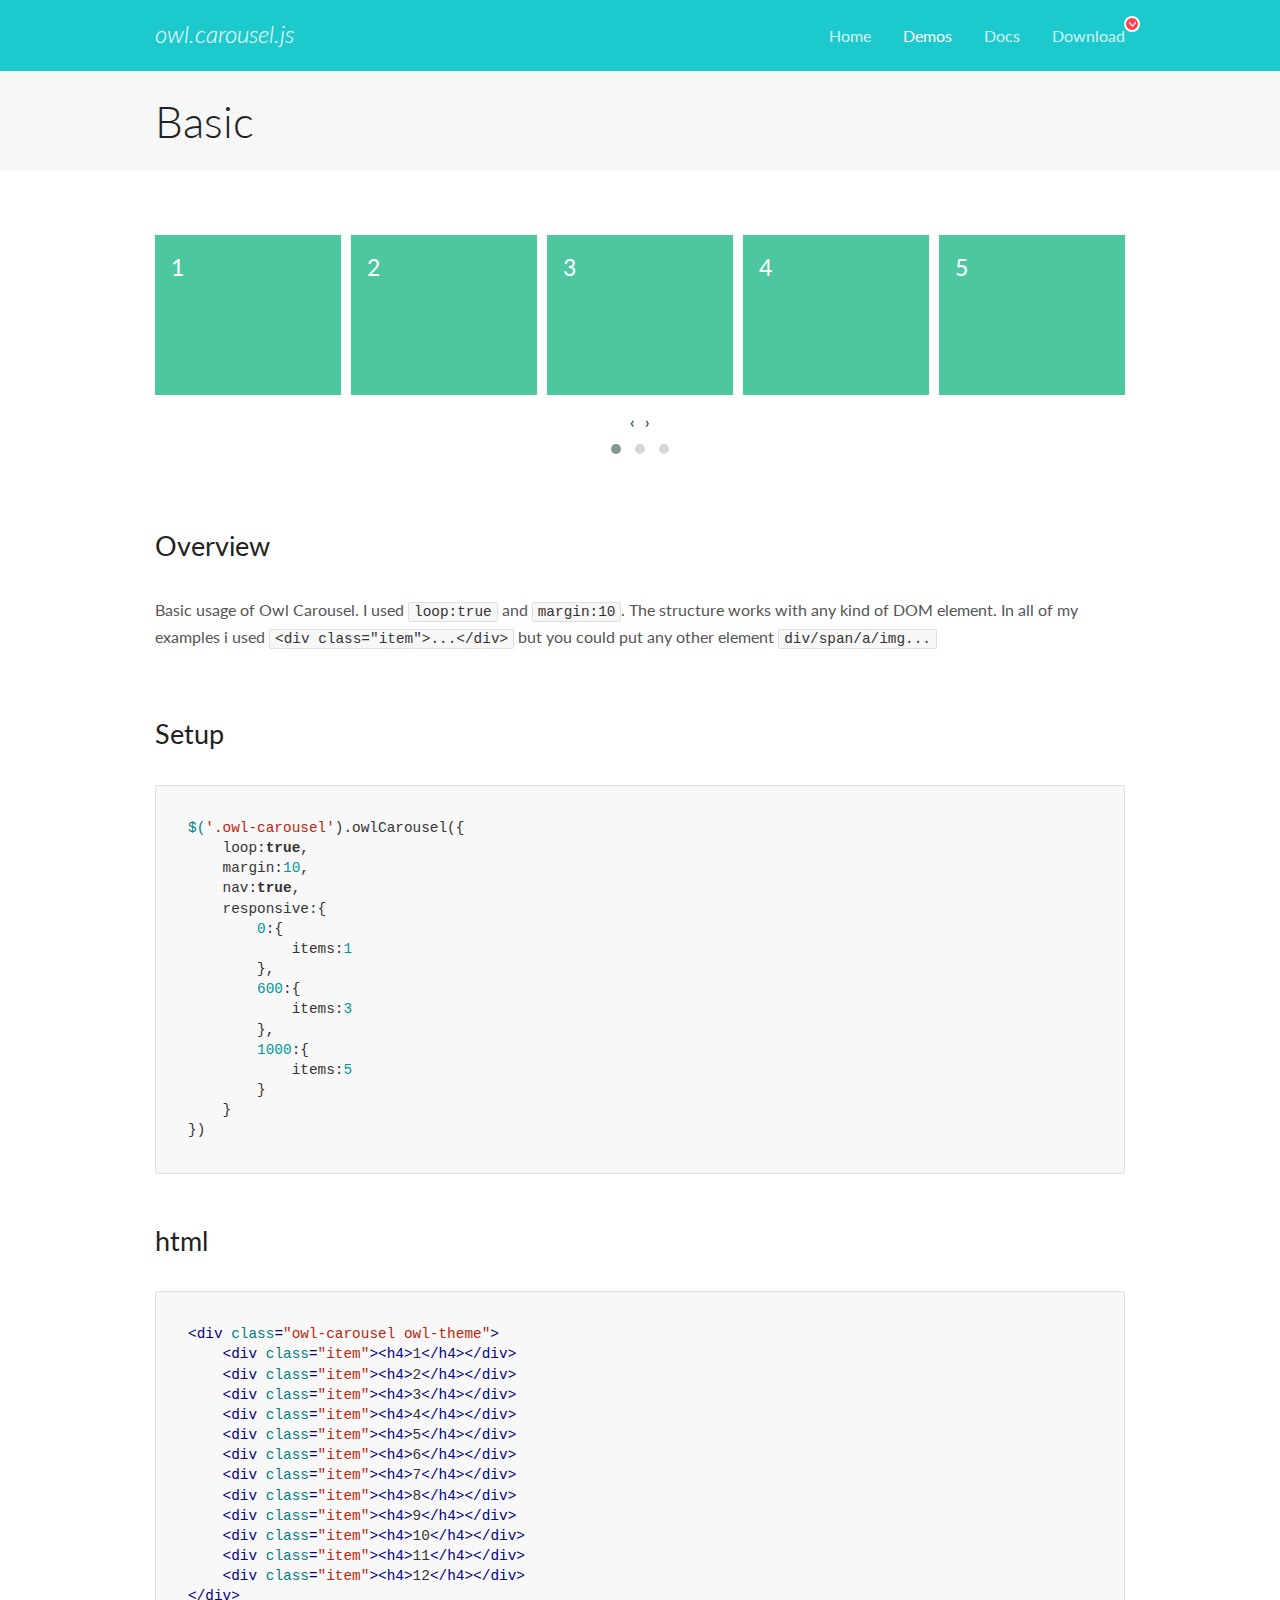
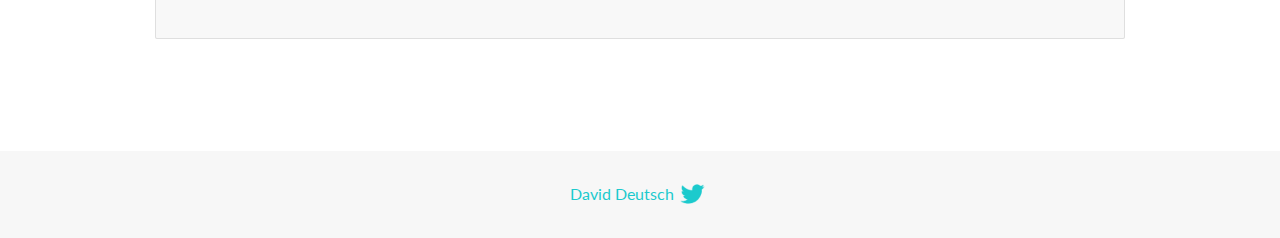
<file: Owl-carousel/docs/demos/basic.html>
<!DOCTYPE html>
<html lang="en">
  <head>

    <!-- head -->
    <meta charset="utf-8">
    <meta name="msapplication-tap-highlight" content="no" />
    <meta name="viewport" content="width=device-width, initial-scale=1.0" />
    <meta name="description" content="Basic usage demo">
    <meta name="author" content="David Deutsch">
    <title>
      Basic Demo | Owl Carousel | 2.3.4
    </title>

    <!-- Stylesheets -->
    <link href='https://fonts.googleapis.com/css?family=Lato:300,400,700,400italic,300italic' rel='stylesheet' type='text/css'>
    <link rel="stylesheet" href="../assets/css/docs.theme.min.css">

    <!-- Owl Stylesheets -->
    <link rel="stylesheet" href="../assets/owlcarousel/assets/owl.carousel.min.css">
    <link rel="stylesheet" href="../assets/owlcarousel/assets/owl.theme.default.min.css">

    <!-- HTML5 shim and Respond.js IE8 support of HTML5 elements and media queries -->

    <!--[if lt IE 9]>
      <script src="https://oss.maxcdn.com/libs/html5shiv/3.7.0/html5shiv.js"></script>
      <script src="https://oss.maxcdn.com/libs/respond.js/1.3.0/respond.min.js"></script>
    <![endif]-->

    <!-- Favicons -->
    <link rel="apple-touch-icon-precomposed" sizes="144x144" href="../assets/ico/apple-touch-icon-144-precomposed.png">
    <link rel="shortcut icon" href="../assets/ico/favicon.png">
    <link rel="shortcut icon" href="favicon.ico">

    <!-- Yeah i know js should not be in header. Its required for demos.-->

    <!-- javascript -->
    <script src="../assets/vendors/jquery.min.js"></script>
    <script src="../assets/owlcarousel/owl.carousel.js"></script>
  </head>
  <body>

    <!-- header -->
    <header class="header">
      <div class="row">
        <div class="large-12 columns">
          <div class="brand left">
            <h3>
              <a href="/OwlCarousel2/">owl.carousel.js</a> 
            </h3>
          </div>
          <a id="toggle-nav" class="right">
            <span></span> <span></span> <span></span> 
          </a> 
          <div class="nav-bar">
            <ul class="clearfix">
              <li> <a href="/OwlCarousel2/index.html">Home</a>  </li>
              <li class="active">
                <a href="/OwlCarousel2/demos/demos.html">Demos</a> 
              </li>
              <li> <a href="/OwlCarousel2/docs/started-welcome.html">Docs</a>  </li>
              <li>
                <a href="https://github.com/OwlCarousel2/OwlCarousel2/archive/2.3.4.zip">Download</a> 
                <span class="download"></span> 
              </li>
            </ul>
          </div>
        </div>
      </div>
    </header>

    <!-- title -->
    <section class="title">
      <div class="row">
        <div class="large-12 columns">
          <h1>Basic</h1>
        </div>
      </div>
    </section>

    <!--  Demos -->
    <section id="demos">
      <div class="row">
        <div class="large-12 columns">
          <div class="owl-carousel owl-theme">
            <div class="item">
              <h4>1</h4>
            </div>
            <div class="item">
              <h4>2</h4>
            </div>
            <div class="item">
              <h4>3</h4>
            </div>
            <div class="item">
              <h4>4</h4>
            </div>
            <div class="item">
              <h4>5</h4>
            </div>
            <div class="item">
              <h4>6</h4>
            </div>
            <div class="item">
              <h4>7</h4>
            </div>
            <div class="item">
              <h4>8</h4>
            </div>
            <div class="item">
              <h4>9</h4>
            </div>
            <div class="item">
              <h4>10</h4>
            </div>
            <div class="item">
              <h4>11</h4>
            </div>
            <div class="item">
              <h4>12</h4>
            </div>
          </div>
          <h3 id="overview">Overview</h3>
          <p>Basic usage of Owl Carousel. I used <code>loop:true</code> and <code>margin:10</code>. The structure works with any kind of DOM element. In all of my examples i used <code>&lt;div class=&quot;item&quot;&gt;...&lt;/div&gt;</code> but you could
            put any other element <code>div/span/a/img...</code></p>
          <h3 id="setup">Setup</h3>
          <pre><code>$(&#39;.owl-carousel&#39;).owlCarousel({
    loop:true,
    margin:10,
    nav:true,
    responsive:{
        0:{
            items:1
        },
        600:{
            items:3
        },
        1000:{
            items:5
        }
    }
})</code></pre>
          <h3 id="html">html</h3>
          <pre><code>&lt;div class=&quot;owl-carousel owl-theme&quot;&gt;
    &lt;div class=&quot;item&quot;&gt;&lt;h4&gt;1&lt;/h4&gt;&lt;/div&gt;
    &lt;div class=&quot;item&quot;&gt;&lt;h4&gt;2&lt;/h4&gt;&lt;/div&gt;
    &lt;div class=&quot;item&quot;&gt;&lt;h4&gt;3&lt;/h4&gt;&lt;/div&gt;
    &lt;div class=&quot;item&quot;&gt;&lt;h4&gt;4&lt;/h4&gt;&lt;/div&gt;
    &lt;div class=&quot;item&quot;&gt;&lt;h4&gt;5&lt;/h4&gt;&lt;/div&gt;
    &lt;div class=&quot;item&quot;&gt;&lt;h4&gt;6&lt;/h4&gt;&lt;/div&gt;
    &lt;div class=&quot;item&quot;&gt;&lt;h4&gt;7&lt;/h4&gt;&lt;/div&gt;
    &lt;div class=&quot;item&quot;&gt;&lt;h4&gt;8&lt;/h4&gt;&lt;/div&gt;
    &lt;div class=&quot;item&quot;&gt;&lt;h4&gt;9&lt;/h4&gt;&lt;/div&gt;
    &lt;div class=&quot;item&quot;&gt;&lt;h4&gt;10&lt;/h4&gt;&lt;/div&gt;
    &lt;div class=&quot;item&quot;&gt;&lt;h4&gt;11&lt;/h4&gt;&lt;/div&gt;
    &lt;div class=&quot;item&quot;&gt;&lt;h4&gt;12&lt;/h4&gt;&lt;/div&gt;
&lt;/div&gt;</code></pre>
          <script>
            $(document).ready(function() {
              var owl = $('.owl-carousel');
              owl.owlCarousel({
                margin: 10,
                nav: true,
                loop: true,
                responsive: {
                  0: {
                    items: 1
                  },
                  600: {
                    items: 3
                  },
                  1000: {
                    items: 5
                  }
                }
              })
            })
          </script>
        </div>
      </div>
    </section>

    <!-- footer -->
    <footer class="footer">
      <div class="row">
        <div class="large-12 columns">
          <h5>
            <a href="/OwlCarousel2/docs/support-contact.html">David Deutsch</a> 
            <a id="custom-tweet-button" href="https://twitter.com/share?url=https://github.com/OwlCarousel2/OwlCarousel2&text=Owl Carousel - This is so awesome! " target="_blank"></a> 
          </h5>
        </div>
      </div>
    </footer>

    <!-- vendors -->
    <script src="../assets/vendors/highlight.js"></script>
    <script src="../assets/js/app.js"></script>
  </body>
</html>
</file>
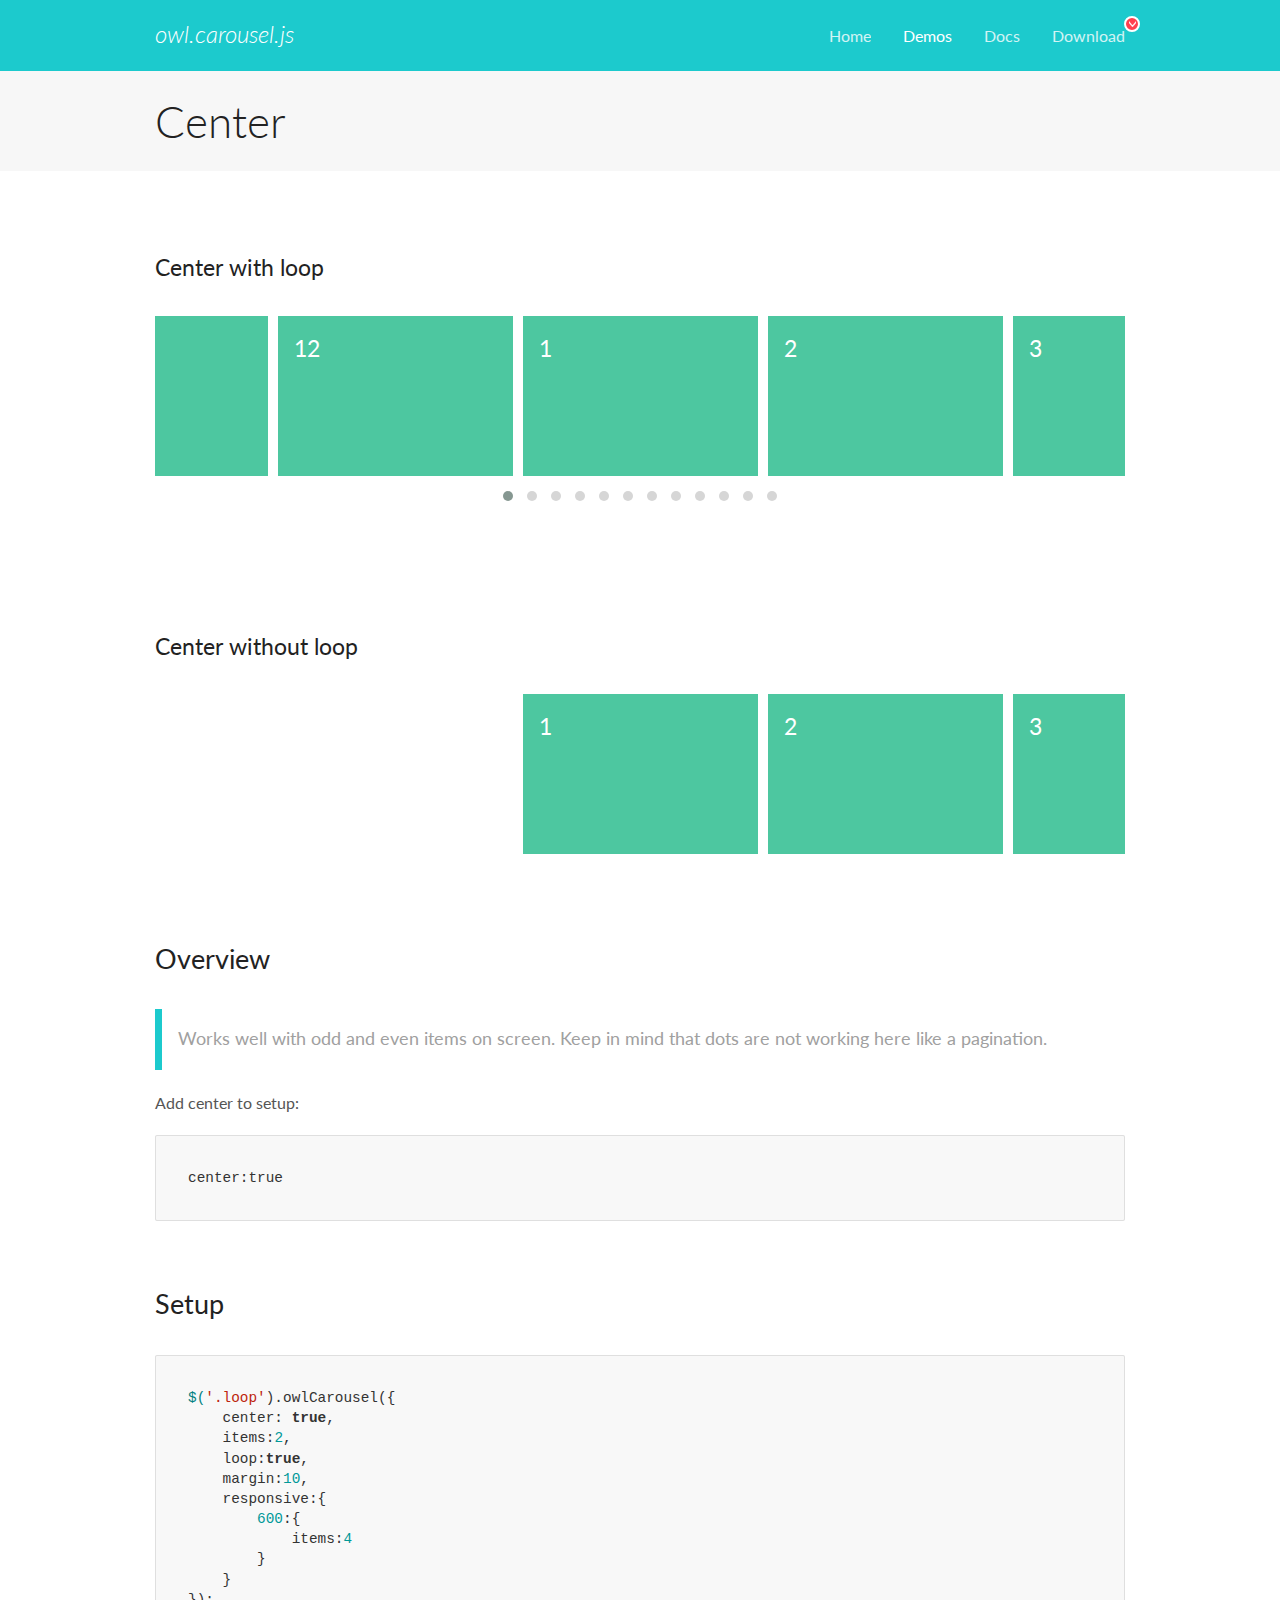
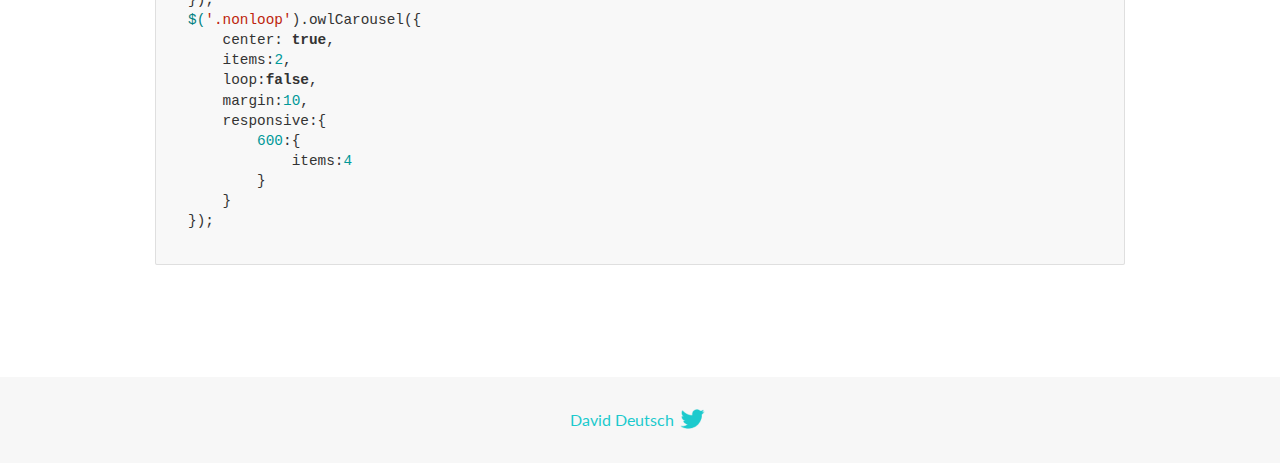
<file: Owl-carousel/docs/demos/center.html>
<!DOCTYPE html>
<html lang="en">
  <head>

    <!-- head -->
    <meta charset="utf-8">
    <meta name="msapplication-tap-highlight" content="no" />
    <meta name="viewport" content="width=device-width, initial-scale=1.0" />
    <meta name="description" content="Center carousel">
    <meta name="author" content="David Deutsch">
    <title>
      Center Demo | Owl Carousel | 2.3.4
    </title>

    <!-- Stylesheets -->
    <link href='https://fonts.googleapis.com/css?family=Lato:300,400,700,400italic,300italic' rel='stylesheet' type='text/css'>
    <link rel="stylesheet" href="../assets/css/docs.theme.min.css">

    <!-- Owl Stylesheets -->
    <link rel="stylesheet" href="../assets/owlcarousel/assets/owl.carousel.min.css">
    <link rel="stylesheet" href="../assets/owlcarousel/assets/owl.theme.default.min.css">

    <!-- HTML5 shim and Respond.js IE8 support of HTML5 elements and media queries -->

    <!--[if lt IE 9]>
      <script src="https://oss.maxcdn.com/libs/html5shiv/3.7.0/html5shiv.js"></script>
      <script src="https://oss.maxcdn.com/libs/respond.js/1.3.0/respond.min.js"></script>
    <![endif]-->

    <!-- Favicons -->
    <link rel="apple-touch-icon-precomposed" sizes="144x144" href="../assets/ico/apple-touch-icon-144-precomposed.png">
    <link rel="shortcut icon" href="../assets/ico/favicon.png">
    <link rel="shortcut icon" href="favicon.ico">

    <!-- Yeah i know js should not be in header. Its required for demos.-->

    <!-- javascript -->
    <script src="../assets/vendors/jquery.min.js"></script>
    <script src="../assets/owlcarousel/owl.carousel.js"></script>
  </head>
  <body>

    <!-- header -->
    <header class="header">
      <div class="row">
        <div class="large-12 columns">
          <div class="brand left">
            <h3>
              <a href="/OwlCarousel2/">owl.carousel.js</a> 
            </h3>
          </div>
          <a id="toggle-nav" class="right">
            <span></span> <span></span> <span></span> 
          </a> 
          <div class="nav-bar">
            <ul class="clearfix">
              <li> <a href="/OwlCarousel2/index.html">Home</a>  </li>
              <li class="active">
                <a href="/OwlCarousel2/demos/demos.html">Demos</a> 
              </li>
              <li> <a href="/OwlCarousel2/docs/started-welcome.html">Docs</a>  </li>
              <li>
                <a href="https://github.com/OwlCarousel2/OwlCarousel2/archive/2.3.4.zip">Download</a> 
                <span class="download"></span> 
              </li>
            </ul>
          </div>
        </div>
      </div>
    </header>

    <!-- title -->
    <section class="title">
      <div class="row">
        <div class="large-12 columns">
          <h1>Center</h1>
        </div>
      </div>
    </section>

    <!--  Demos -->
    <section id="demos">
      <div class="row">
        <div class="large-12 columns">
          <h4 id="center-with-loop">Center with loop</h4>
          <div class="loop owl-carousel owl-theme">
            <div class="item">
              <h4>1</h4>
            </div>
            <div class="item">
              <h4>2</h4>
            </div>
            <div class="item">
              <h4>3</h4>
            </div>
            <div class="item">
              <h4>4</h4>
            </div>
            <div class="item">
              <h4>5</h4>
            </div>
            <div class="item">
              <h4>6</h4>
            </div>
            <div class="item">
              <h4>7</h4>
            </div>
            <div class="item">
              <h4>8</h4>
            </div>
            <div class="item">
              <h4>9</h4>
            </div>
            <div class="item">
              <h4>10</h4>
            </div>
            <div class="item">
              <h4>11</h4>
            </div>
            <div class="item">
              <h4>12</h4>
            </div>
          </div>
          <br>
          <h4 id="center-without-loop">Center without loop</h4>
          <div class="nonloop owl-carousel">
            <div class="item">
              <h4>1</h4>
            </div>
            <div class="item">
              <h4>2</h4>
            </div>
            <div class="item">
              <h4>3</h4>
            </div>
            <div class="item">
              <h4>4</h4>
            </div>
            <div class="item">
              <h4>5</h4>
            </div>
            <div class="item">
              <h4>6</h4>
            </div>
            <div class="item">
              <h4>7</h4>
            </div>
            <div class="item">
              <h4>8</h4>
            </div>
            <div class="item">
              <h4>9</h4>
            </div>
            <div class="item">
              <h4>10</h4>
            </div>
            <div class="item">
              <h4>11</h4>
            </div>
            <div class="item">
              <h4>12</h4>
            </div>
          </div>
          <h3 id="overview">Overview</h3>
          <blockquote>
            <p>Works well with odd and even items on screen. Keep in mind that dots are not working here like a pagination.</p>
          </blockquote>
          <p>Add center to setup:</p>
          <pre><code>center:true</code></pre>
          <h3 id="setup">Setup</h3>
          <pre><code>$(&#39;.loop&#39;).owlCarousel({
    center: true,
    items:2,
    loop:true,
    margin:10,
    responsive:{
        600:{
            items:4
        }
    }
});
$(&#39;.nonloop&#39;).owlCarousel({
    center: true,
    items:2,
    loop:false,
    margin:10,
    responsive:{
        600:{
            items:4
        }
    }
});</code></pre>
          <script>
            jQuery(document).ready(function($) {
              $('.loop').owlCarousel({
                center: true,
                items: 2,
                loop: true,
                margin: 10,
                responsive: {
                  600: {
                    items: 4
                  }
                }
              });
              $('.nonloop').owlCarousel({
                center: true,
                items: 2,
                loop: false,
                margin: 10,
                responsive: {
                  600: {
                    items: 4
                  }
                }
              });
            });
          </script>
        </div>
      </div>
    </section>

    <!-- footer -->
    <footer class="footer">
      <div class="row">
        <div class="large-12 columns">
          <h5>
            <a href="/OwlCarousel2/docs/support-contact.html">David Deutsch</a> 
            <a id="custom-tweet-button" href="https://twitter.com/share?url=https://github.com/OwlCarousel2/OwlCarousel2&text=Owl Carousel - This is so awesome! " target="_blank"></a> 
          </h5>
        </div>
      </div>
    </footer>

    <!-- vendors -->
    <script src="../assets/vendors/highlight.js"></script>
    <script src="../assets/js/app.js"></script>
  </body>
</html>
</file>
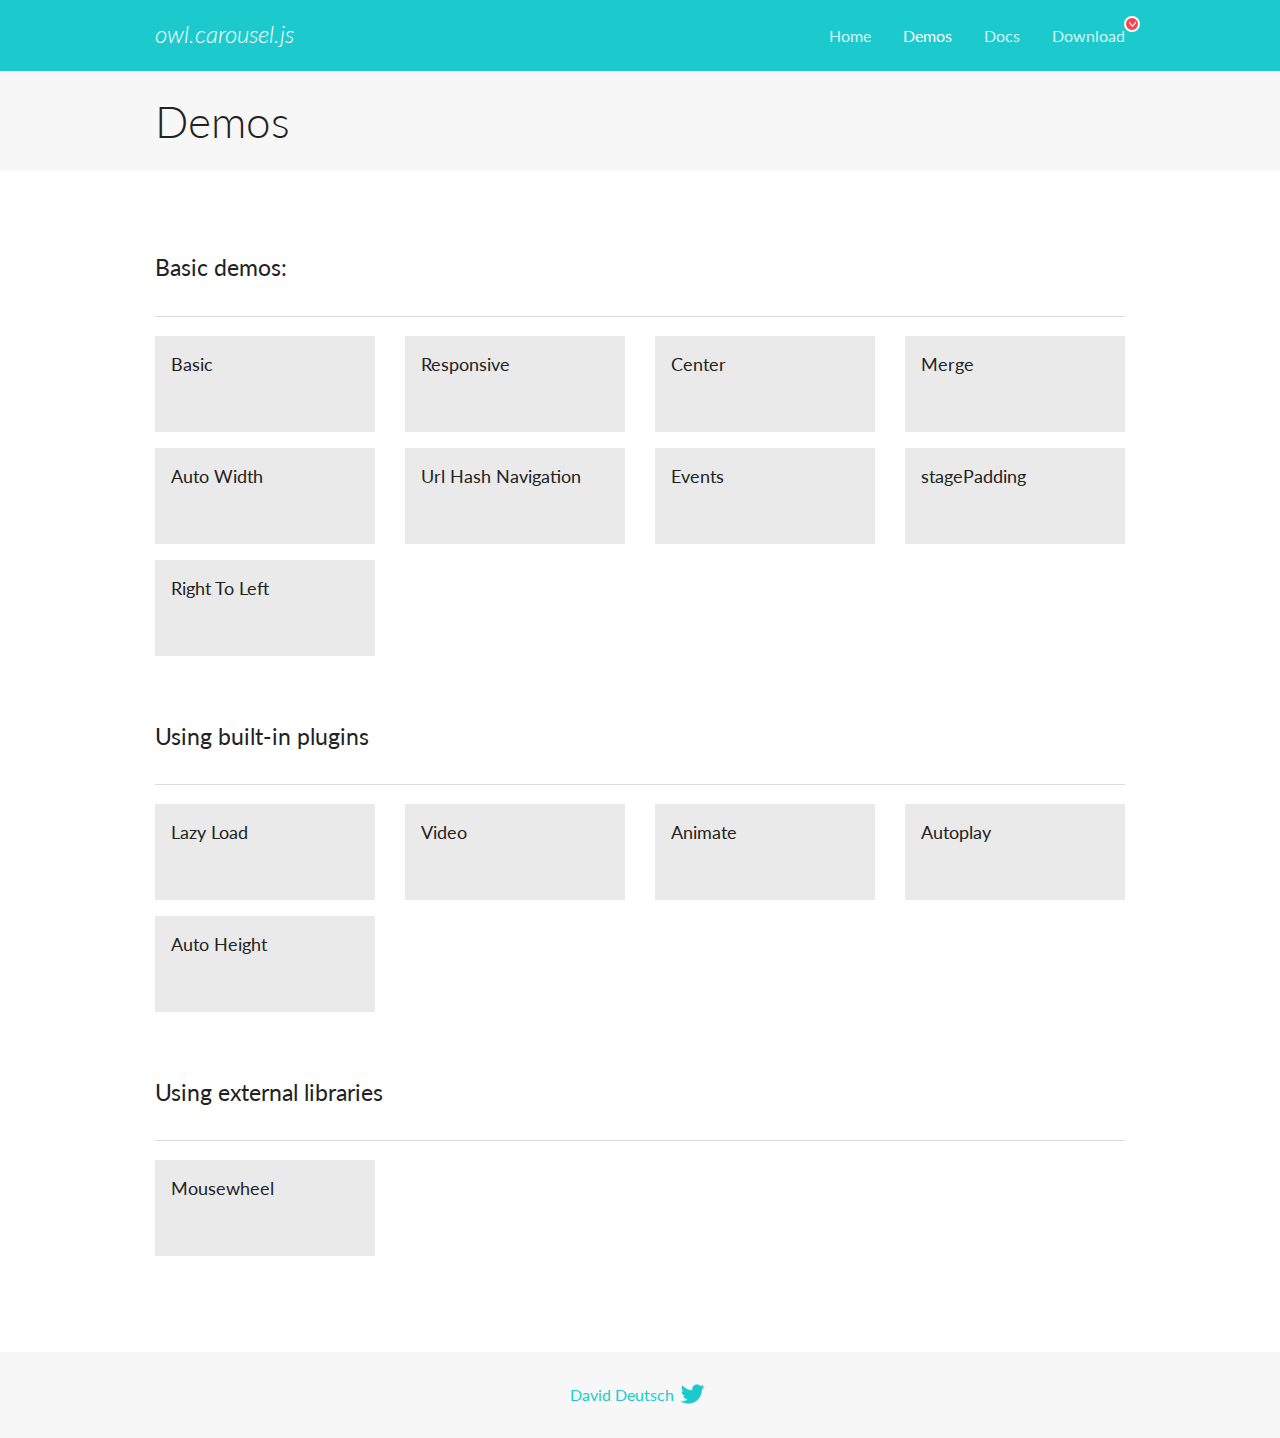
<file: Owl-carousel/docs/demos/demos.html>
<!DOCTYPE html>
<html lang="en">
  <head>

    <!-- head -->
    <meta charset="utf-8">
    <meta name="msapplication-tap-highlight" content="no" />
    <meta name="viewport" content="width=device-width, initial-scale=1.0" />
    <meta name="description" content="A list of Owl Carousel examples.">
    <meta name="author" content="David Deutsch">
    <title>
      Demos | Owl Carousel | 2.3.4
    </title>

    <!-- Stylesheets -->
    <link href='https://fonts.googleapis.com/css?family=Lato:300,400,700,400italic,300italic' rel='stylesheet' type='text/css'>
    <link rel="stylesheet" href="../assets/css/docs.theme.min.css">

    <!-- Owl Stylesheets -->
    <link rel="stylesheet" href="../assets/owlcarousel/assets/owl.carousel.min.css">
    <link rel="stylesheet" href="../assets/owlcarousel/assets/owl.theme.default.min.css">

    <!-- HTML5 shim and Respond.js IE8 support of HTML5 elements and media queries -->

    <!--[if lt IE 9]>
      <script src="https://oss.maxcdn.com/libs/html5shiv/3.7.0/html5shiv.js"></script>
      <script src="https://oss.maxcdn.com/libs/respond.js/1.3.0/respond.min.js"></script>
    <![endif]-->

    <!-- Favicons -->
    <link rel="apple-touch-icon-precomposed" sizes="144x144" href="../assets/ico/apple-touch-icon-144-precomposed.png">
    <link rel="shortcut icon" href="../assets/ico/favicon.png">
    <link rel="shortcut icon" href="favicon.ico">

    <!-- Yeah i know js should not be in header. Its required for demos.-->

    <!-- javascript -->
    <script src="../assets/vendors/jquery.min.js"></script>
    <script src="../assets/owlcarousel/owl.carousel.js"></script>
  </head>
  <body>

    <!-- header -->
    <header class="header">
      <div class="row">
        <div class="large-12 columns">
          <div class="brand left">
            <h3>
              <a href="/OwlCarousel2/">owl.carousel.js</a> 
            </h3>
          </div>
          <a id="toggle-nav" class="right">
            <span></span> <span></span> <span></span> 
          </a> 
          <div class="nav-bar">
            <ul class="clearfix">
              <li> <a href="/OwlCarousel2/index.html">Home</a>  </li>
              <li class="active">
                <a href="/OwlCarousel2/demos/demos.html">Demos</a> 
              </li>
              <li> <a href="/OwlCarousel2/docs/started-welcome.html">Docs</a>  </li>
              <li>
                <a href="https://github.com/OwlCarousel2/OwlCarousel2/archive/2.3.4.zip">Download</a> 
                <span class="download"></span> 
              </li>
            </ul>
          </div>
        </div>
      </div>
    </header>

    <!-- title -->
    <section class="title">
      <div class="row">
        <div class="large-12 columns">
          <h1>Demos</h1>
        </div>
      </div>
    </section>

    <!--  Demos -->
    <section id="demos">
      <div class="row">
        <div class="large-12 columns">
          <h4 id="basic-demos-">Basic demos:</h4>
          <hr>
          <div class="demo-list">
            <div class="row">
              <div class="small-6 medium-4 large-3 columns">
                <a href="basic.html" class="demo-block">
                  <h5>Basic </h5>
                </a> 
              </div>
              <div class="small-6 medium-4 large-3 columns">
                <a href="responsive.html" class="demo-block">
                  <h5>Responsive </h5>
                </a> 
              </div>
              <div class="small-6 medium-4 large-3 columns">
                <a href="center.html" class="demo-block">
                  <h5>Center </h5>
                </a> 
              </div>
              <div class="small-6 medium-4 large-3 columns">
                <a href="merge.html" class="demo-block">
                  <h5>Merge </h5>
                </a> 
              </div>
              <div class="small-6 medium-4 large-3 columns">
                <a href="autowidth.html" class="demo-block">
                  <h5>Auto Width </h5>
                </a> 
              </div>
              <div class="small-6 medium-4 large-3 columns">
                <a href="urlhashnav.html" class="demo-block">
                  <h5>Url Hash Navigation </h5>
                </a> 
              </div>
              <div class="small-6 medium-4 large-3 columns">
                <a href="events.html" class="demo-block">
                  <h5>Events </h5>
                </a> 
              </div>
              <div class="small-6 medium-4 large-3 columns">
                <a href="stagepadding.html" class="demo-block">
                  <h5>stagePadding </h5>
                </a> 
              </div>
              <div class="small-6 medium-4 large-3 columns">
                <a href="rtl.html" class="demo-block">
                  <h5>Right To Left </h5>
                </a> 
              </div>
            </div>
          </div>
          <h4 id="using-built-in-plugins">Using built-in plugins</h4>
          <hr>
          <div class="demo-list">
            <div class="row">
              <div class="small-6 medium-4 large-3 columns">
                <a href="lazyLoad.html" class="demo-block">
                  <h5>Lazy Load </h5>
                </a> 
              </div>
              <div class="small-6 medium-4 large-3 columns">
                <a href="video.html" class="demo-block">
                  <h5>Video </h5>
                </a> 
              </div>
              <div class="small-6 medium-4 large-3 columns">
                <a href="animate.html" class="demo-block">
                  <h5>Animate </h5>
                </a> 
              </div>
              <div class="small-6 medium-4 large-3 columns">
                <a href="autoplay.html" class="demo-block">
                  <h5>Autoplay </h5>
                </a> 
              </div>
              <div class="small-6 medium-4 large-3 columns">
                <a href="autoheight.html" class="demo-block">
                  <h5>Auto Height </h5>
                </a> 
              </div>
            </div>
          </div>
          <h4 id="using-external-libraries">Using external libraries</h4>
          <hr>
          <div class="demo-list">
            <div class="row">
              <div class="small-6 medium-4 large-3 columns">
                <a href="mousewheel.html" class="demo-block">
                  <h5>Mousewheel </h5>
                </a> 
              </div>
            </div>
          </div>
        </div>
      </div>
    </section>

    <!-- footer -->
    <footer class="footer">
      <div class="row">
        <div class="large-12 columns">
          <h5>
            <a href="/OwlCarousel2/docs/support-contact.html">David Deutsch</a> 
            <a id="custom-tweet-button" href="https://twitter.com/share?url=https://github.com/OwlCarousel2/OwlCarousel2&text=Owl Carousel - This is so awesome! " target="_blank"></a> 
          </h5>
        </div>
      </div>
    </footer>

    <!-- vendors -->
    <script src="../assets/vendors/highlight.js"></script>
    <script src="../assets/js/app.js"></script>
  </body>
</html>
</file>
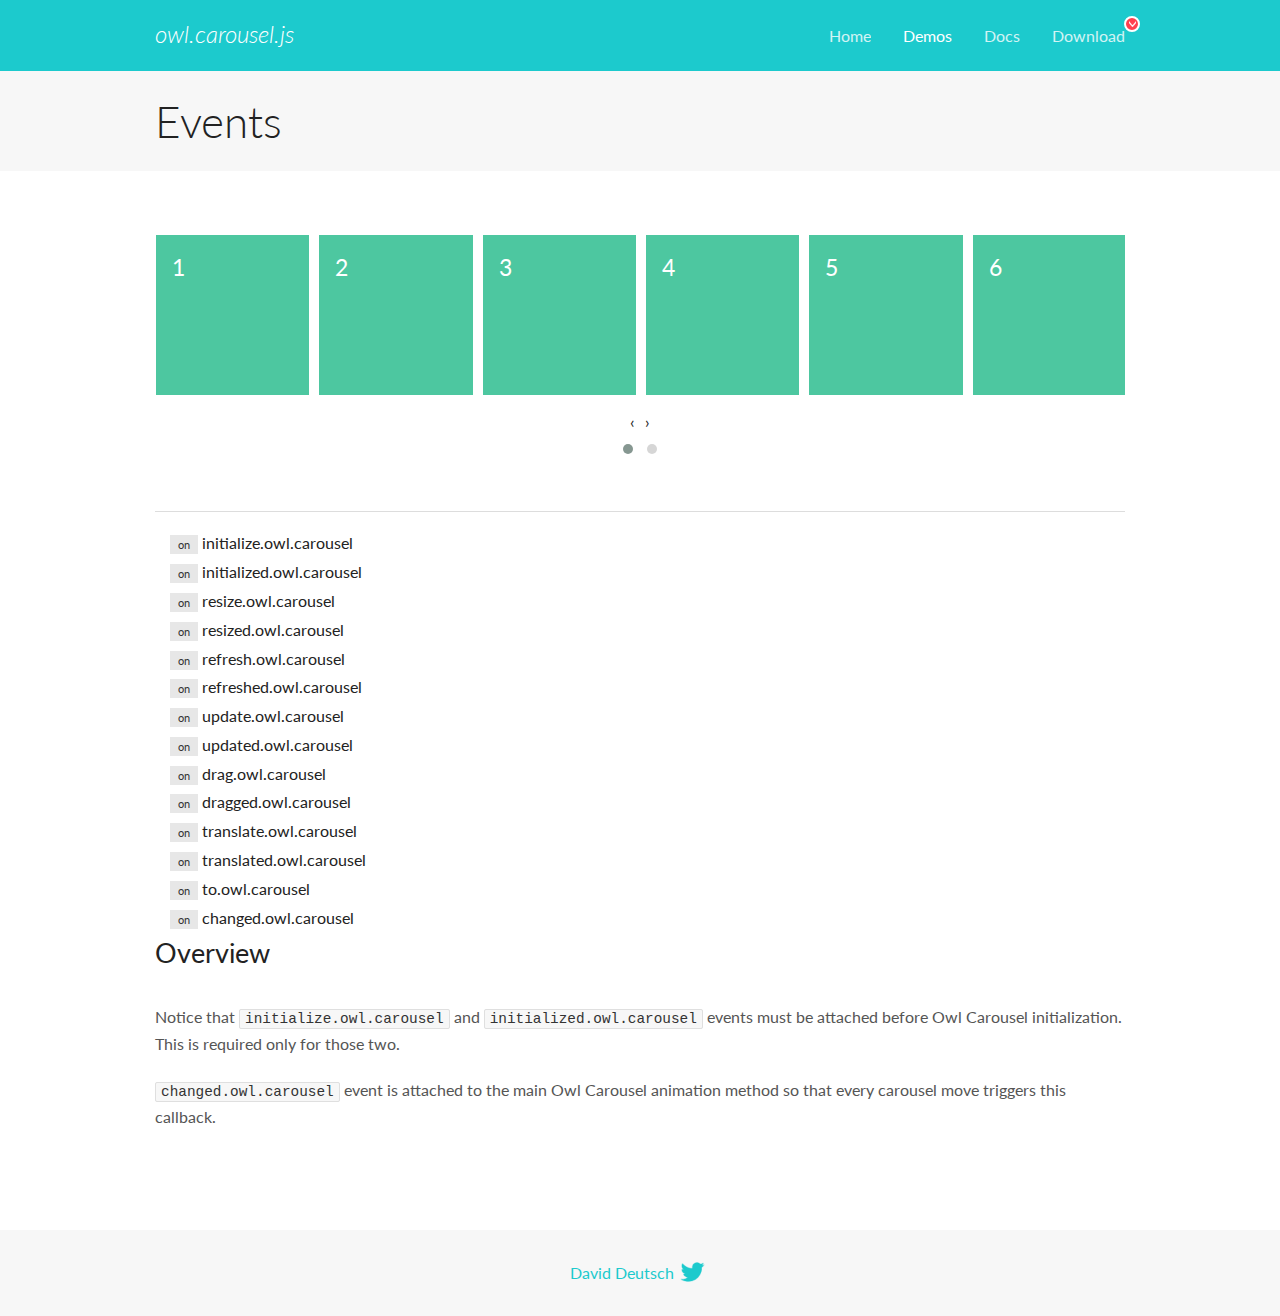
<file: Owl-carousel/docs/demos/events.html>
<!DOCTYPE html>
<html lang="en">
  <head>

    <!-- head -->
    <meta charset="utf-8">
    <meta name="msapplication-tap-highlight" content="no" />
    <meta name="viewport" content="width=device-width, initial-scale=1.0" />
    <meta name="description" content="Events usage demo">
    <meta name="author" content="David Deutsch">
    <title>
      Events Demo | Owl Carousel | 2.3.4
    </title>

    <!-- Stylesheets -->
    <link href='https://fonts.googleapis.com/css?family=Lato:300,400,700,400italic,300italic' rel='stylesheet' type='text/css'>
    <link rel="stylesheet" href="../assets/css/docs.theme.min.css">

    <!-- Owl Stylesheets -->
    <link rel="stylesheet" href="../assets/owlcarousel/assets/owl.carousel.min.css">
    <link rel="stylesheet" href="../assets/owlcarousel/assets/owl.theme.default.min.css">

    <!-- HTML5 shim and Respond.js IE8 support of HTML5 elements and media queries -->

    <!--[if lt IE 9]>
      <script src="https://oss.maxcdn.com/libs/html5shiv/3.7.0/html5shiv.js"></script>
      <script src="https://oss.maxcdn.com/libs/respond.js/1.3.0/respond.min.js"></script>
    <![endif]-->

    <!-- Favicons -->
    <link rel="apple-touch-icon-precomposed" sizes="144x144" href="../assets/ico/apple-touch-icon-144-precomposed.png">
    <link rel="shortcut icon" href="../assets/ico/favicon.png">
    <link rel="shortcut icon" href="favicon.ico">

    <!-- Yeah i know js should not be in header. Its required for demos.-->

    <!-- javascript -->
    <script src="../assets/vendors/jquery.min.js"></script>
    <script src="../assets/owlcarousel/owl.carousel.js"></script>
  </head>
  <body>

    <!-- header -->
    <header class="header">
      <div class="row">
        <div class="large-12 columns">
          <div class="brand left">
            <h3>
              <a href="/OwlCarousel2/">owl.carousel.js</a> 
            </h3>
          </div>
          <a id="toggle-nav" class="right">
            <span></span> <span></span> <span></span> 
          </a> 
          <div class="nav-bar">
            <ul class="clearfix">
              <li> <a href="/OwlCarousel2/index.html">Home</a>  </li>
              <li class="active">
                <a href="/OwlCarousel2/demos/demos.html">Demos</a> 
              </li>
              <li> <a href="/OwlCarousel2/docs/started-welcome.html">Docs</a>  </li>
              <li>
                <a href="https://github.com/OwlCarousel2/OwlCarousel2/archive/2.3.4.zip">Download</a> 
                <span class="download"></span> 
              </li>
            </ul>
          </div>
        </div>
      </div>
    </header>

    <!-- title -->
    <section class="title">
      <div class="row">
        <div class="large-12 columns">
          <h1>Events</h1>
        </div>
      </div>
    </section>

    <!--  Demos -->
    <section id="demos">
      <div class="row">
        <div class="large-12 columns">
          <div class="owl-carousel owl-theme">
            <div class="item">
              <h4>1</h4>
            </div>
            <div class="item">
              <h4>2</h4>
            </div>
            <div class="item">
              <h4>3</h4>
            </div>
            <div class="item">
              <h4>4</h4>
            </div>
            <div class="item">
              <h4>5</h4>
            </div>
            <div class="item">
              <h4>6</h4>
            </div>
            <div class="item">
              <h4>7</h4>
            </div>
            <div class="item">
              <h4>8</h4>
            </div>
            <div class="item">
              <h4>9</h4>
            </div>
            <div class="item">
              <h4>10</h4>
            </div>
            <div class="item">
              <h4>11</h4>
            </div>
            <div class="item">
              <h4>12</h4>
            </div>
          </div>
          <hr>
          <div class="large-12 columns callbacks">
            <div><span class="label secondary initialize">on</span>  initialize.owl.carousel </div>
            <div><span class="label secondary initialized">on</span>  initialized.owl.carousel </div>
            <div><span class="label secondary resize">on</span>  resize.owl.carousel </div>
            <div><span class="label secondary resized">on</span>  resized.owl.carousel </div>
            <div><span class="label secondary refresh">on</span>  refresh.owl.carousel </div>
            <div><span class="label secondary refreshed">on</span>  refreshed.owl.carousel </div>
            <div><span class="label secondary update">on</span>  update.owl.carousel </div>
            <div><span class="label secondary updated">on</span>  updated.owl.carousel </div>
            <div><span class="label secondary drag">on</span>  drag.owl.carousel </div>
            <div><span class="label secondary dragged">on</span>  dragged.owl.carousel </div>
            <div><span class="label secondary translate">on</span>  translate.owl.carousel </div>
            <div><span class="label secondary translated">on</span>  translated.owl.carousel </div>
            <div><span class="label secondary to">on</span>  to.owl.carousel </div>
            <div><span class="label secondary changed">on</span>  changed.owl.carousel </div>
          </div>
          <h3 id="overview">Overview</h3>
          <p>Notice that <code>initialize.owl.carousel</code> and <code>initialized.owl.carousel</code> events must be attached before Owl Carousel initialization. This is required only for those two.</p>
          <p><code>changed.owl.carousel</code> event is attached to the main Owl Carousel animation method so that every carousel move triggers this callback.</p>
          <script>
            jQuery(document).ready(function($) {
              var owl = $('.owl-carousel');
              owl.on('initialize.owl.carousel initialized.owl.carousel ' +
                'initialize.owl.carousel initialize.owl.carousel ' +
                'resize.owl.carousel resized.owl.carousel ' +
                'refresh.owl.carousel refreshed.owl.carousel ' +
                'update.owl.carousel updated.owl.carousel ' +
                'drag.owl.carousel dragged.owl.carousel ' +
                'translate.owl.carousel translated.owl.carousel ' +
                'to.owl.carousel changed.owl.carousel',
                function(e) {
                  $('.' + e.type)
                    .removeClass('secondary')
                    .addClass('success');
                  window.setTimeout(function() {
                    $('.' + e.type)
                      .removeClass('success')
                      .addClass('secondary');
                  }, 500);
                });
              owl.owlCarousel({
                loop: true,
                nav: true,
                lazyLoad: true,
                margin: 10,
                video: true,
                responsive: {
                  0: {
                    items: 1
                  },
                  600: {
                    items: 3
                  },
                  960: {
                    items: 5,
                  },
                  1200: {
                    items: 6
                  }
                }
              });
            });
          </script>
        </div>
      </div>
    </section>

    <!-- footer -->
    <footer class="footer">
      <div class="row">
        <div class="large-12 columns">
          <h5>
            <a href="/OwlCarousel2/docs/support-contact.html">David Deutsch</a> 
            <a id="custom-tweet-button" href="https://twitter.com/share?url=https://github.com/OwlCarousel2/OwlCarousel2&text=Owl Carousel - This is so awesome! " target="_blank"></a> 
          </h5>
        </div>
      </div>
    </footer>

    <!-- vendors -->
    <script src="../assets/vendors/highlight.js"></script>
    <script src="../assets/js/app.js"></script>
  </body>
</html>
</file>
